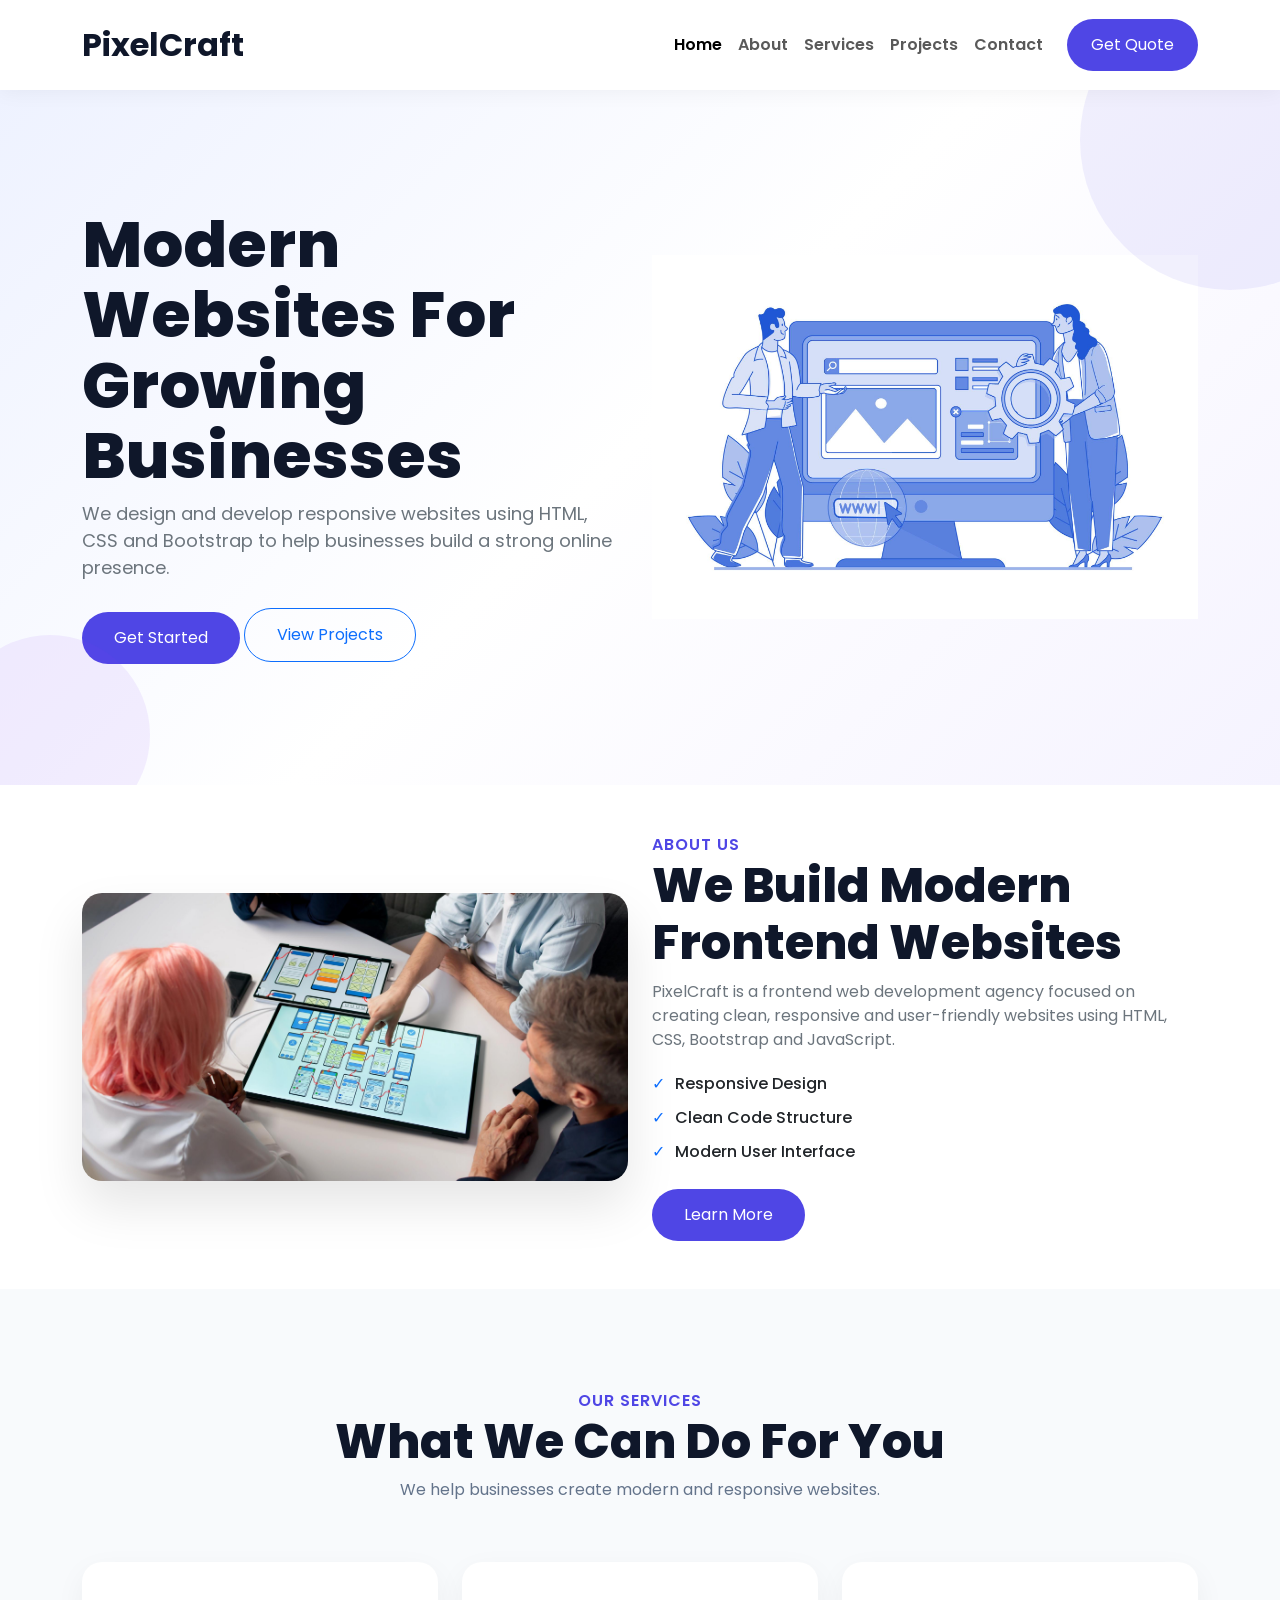
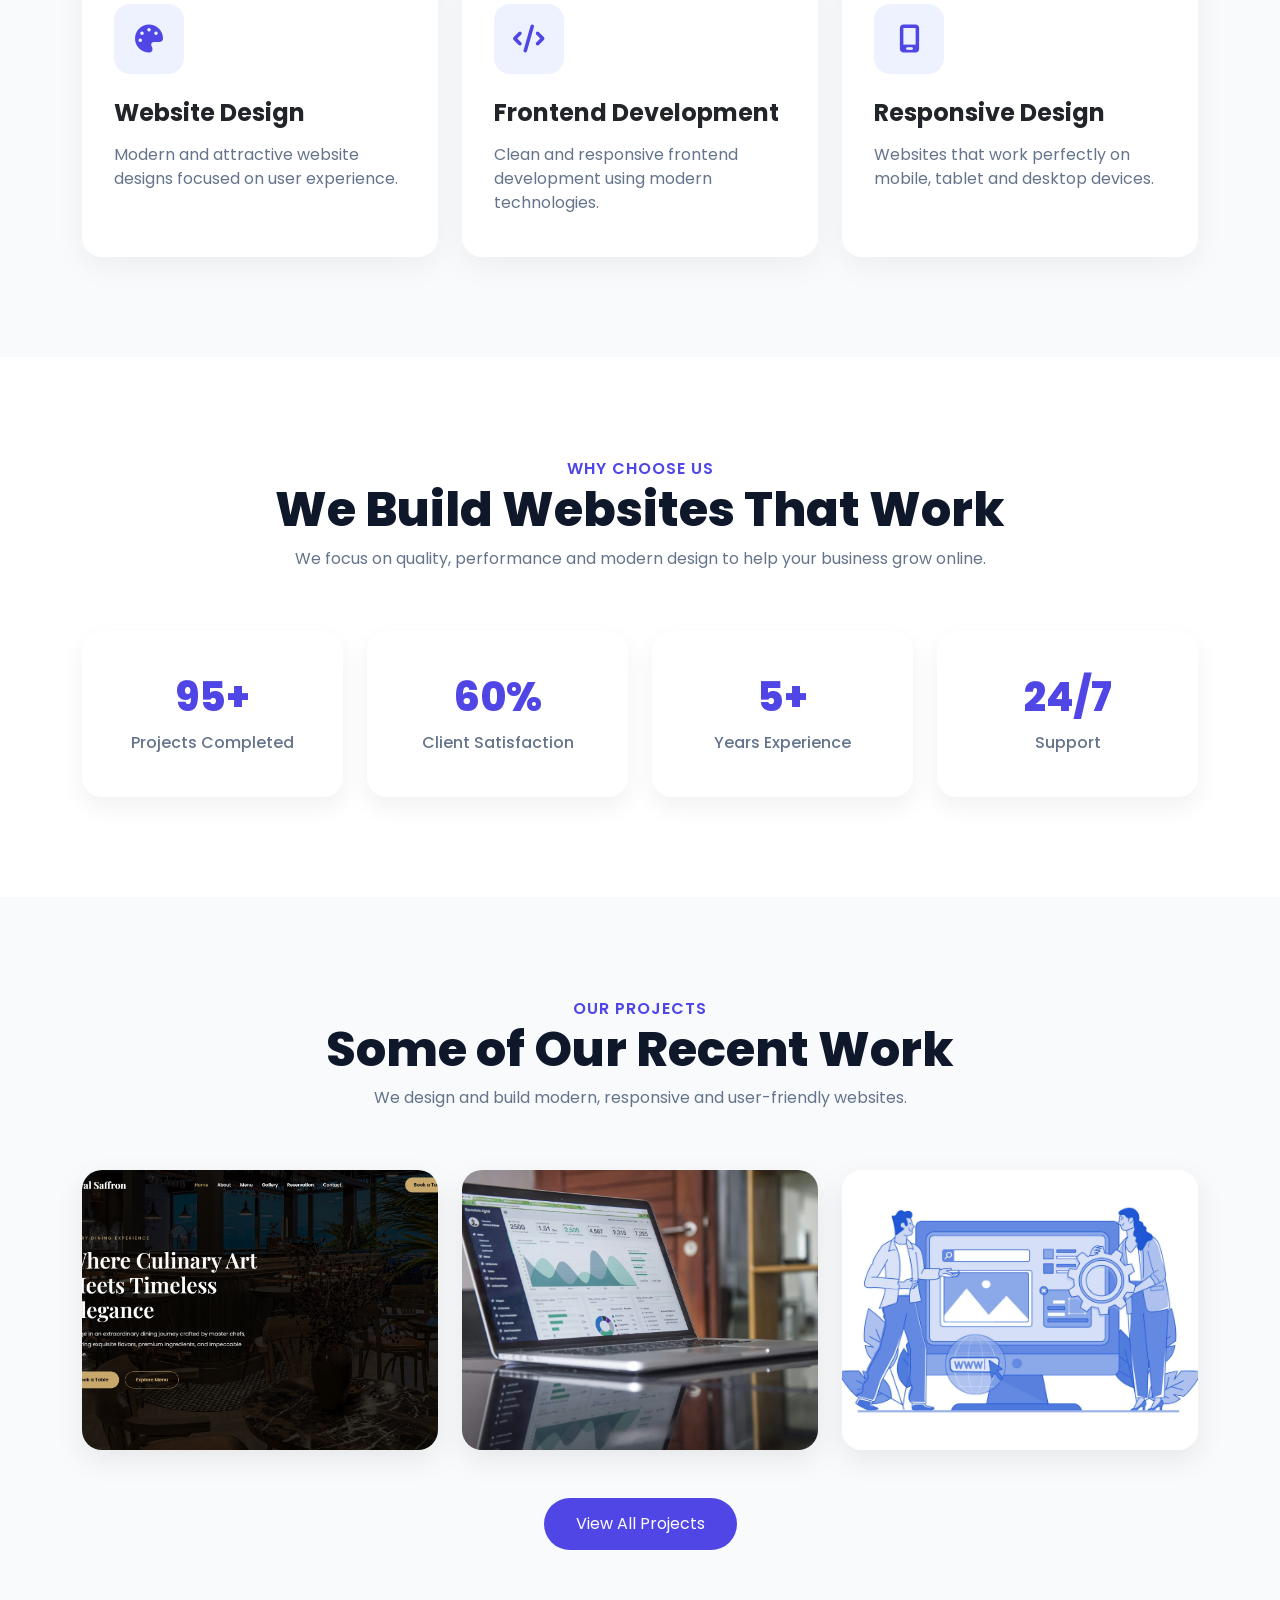
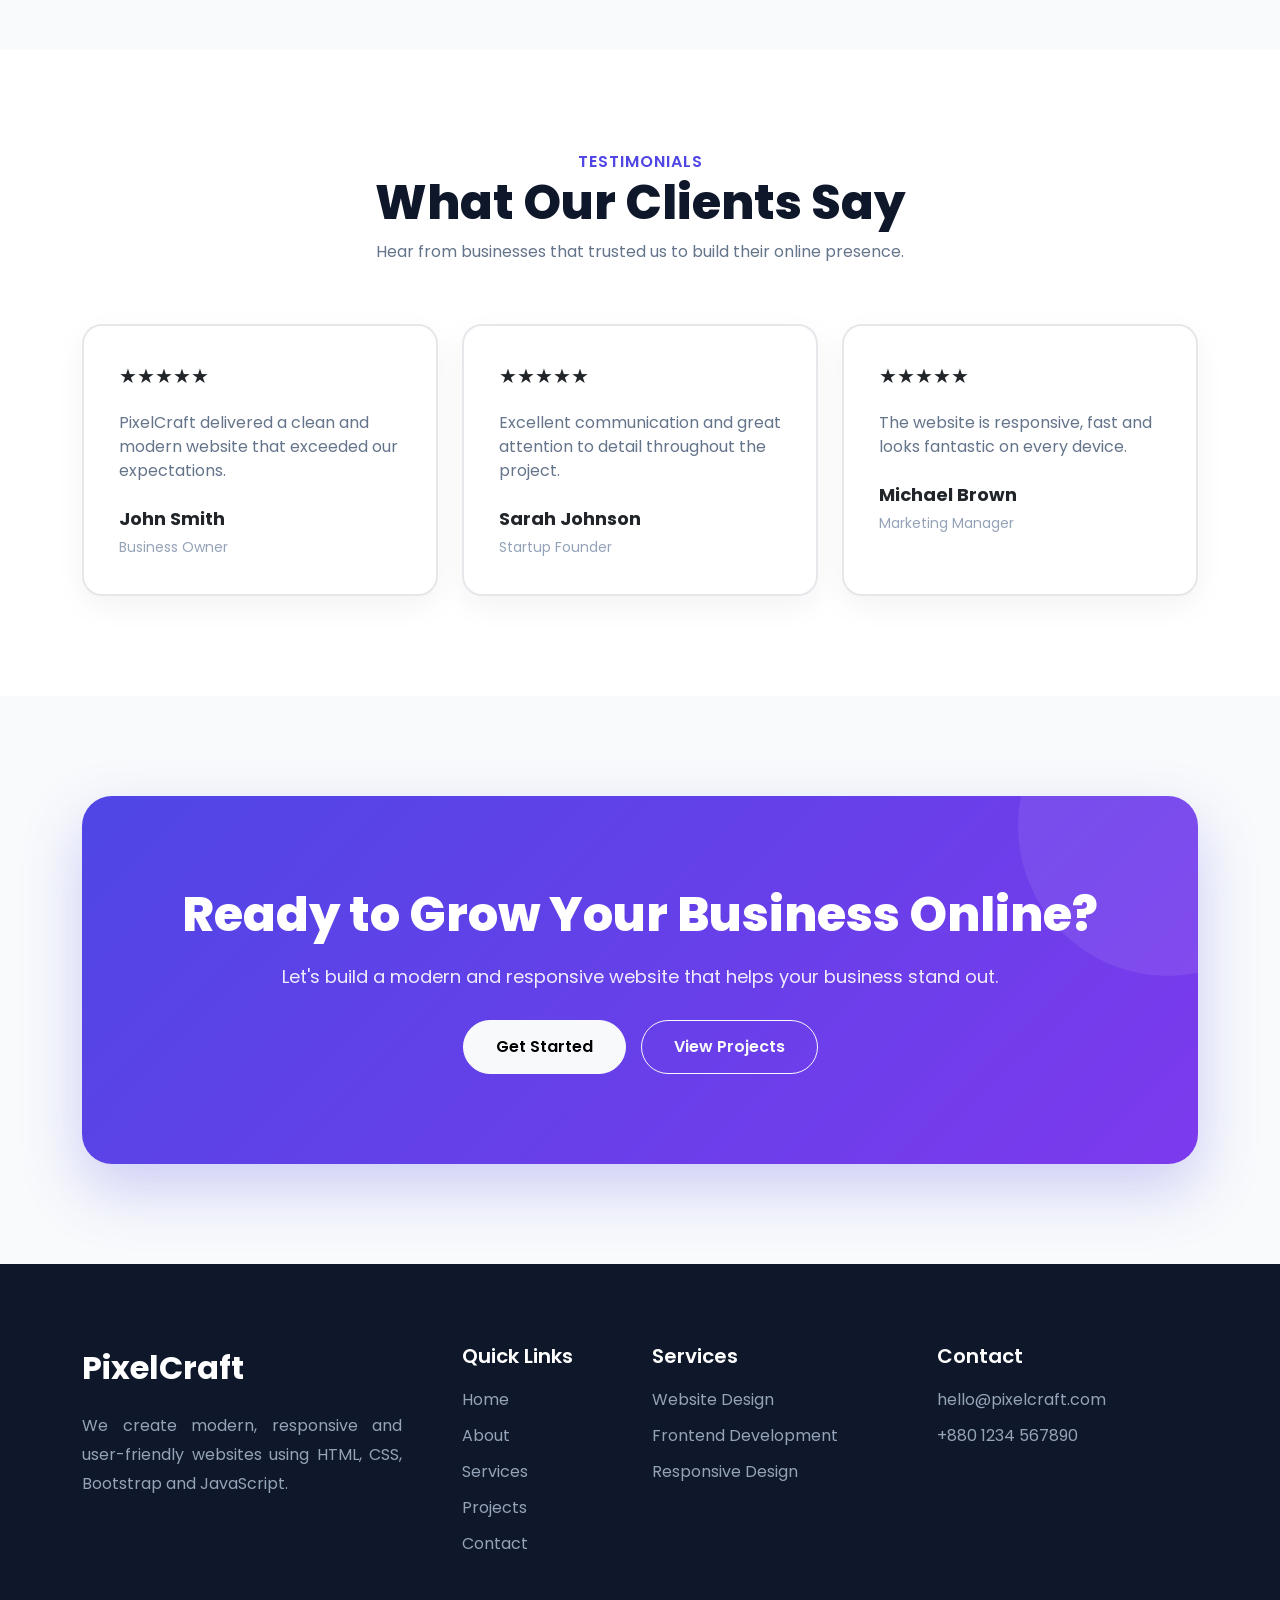
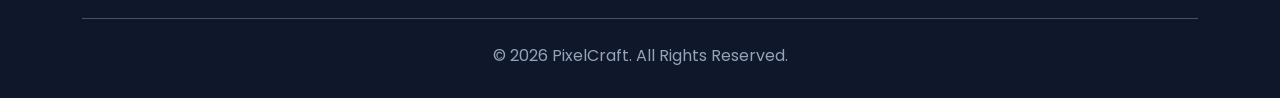
<file: index.html>
<!DOCTYPE html>
<html lang="en">
<head>
    <meta charset="UTF-8">
    <meta name="viewport" content="width=device-width, initial-scale=1.0">
    <title>PixelCraft</title>


    <!-- Bootstrap CSS -->
    <link href="https://cdn.jsdelivr.net/npm/bootstrap@5.3.7/dist/css/bootstrap.min.css" rel="stylesheet">
    <!-- Custom CSS -->
    <link rel="stylesheet" href="assets/css/fonts.css">
    <link rel="stylesheet" href="assets/icons/fontawesome/css/all.css">
    <link rel="stylesheet" href="assets/css/style.css">

</head>
<body>
    

    <!-- Navbar -->
    <nav class="navbar navbar-expand-lg navbar-light bg-white py-3">
        <div class="container">

            <!-- Logo -->
            <a class="navbar-brand logo" href="index.html">
                PixelCraft
            </a>

            <!-- Mobile Toggle -->
            <button class="navbar-toggler" type="button" data-bs-toggle="collapse"
                data-bs-target="#navbarNav">
                <span class="navbar-toggler-icon"></span>
            </button>

            <!-- Menu -->
            <div class="collapse navbar-collapse" id="navbarNav">

                <ul class="navbar-nav ms-auto align-items-lg-center">

                    <li class="nav-item">
                        <a class="nav-link active" href="index.html">Home</a>
                    </li>

                    <li class="nav-item">
                        <a class="nav-link" href="about.html">About</a>
                    </li>

                    <li class="nav-item">
                        <a class="nav-link" href="services.html">Services</a>
                    </li>

                    <li class="nav-item">
                        <a class="nav-link" href="projects.html">Projects</a>
                    </li>

                    <li class="nav-item">
                        <a class="nav-link" href="contact.html">Contact</a>
                    </li>

                    <li class="nav-item ms-lg-3 mt-3 mt-lg-0">
                        <a href="contact.html" class="btn btn-primary px-4">
                            Get Quote
                        </a>
                    </li>

                </ul>

            </div>

        </div>
    </nav>



    <!-- Hero Section -->
    <section class="hero-section">
        <div class="shape shape-1"></div>
        <div class="shape shape-2"></div>
        <div class="container">
            <div class="row align-items-center">

                <!-- Left Content -->
                <div class="col-lg-6">
                    <div class="hero-content">

                        <h1>
                            Modern Websites
                            For Growing Businesses
                        </h1>

                        <p>
                            We design and develop responsive websites using
                            HTML, CSS and Bootstrap to help businesses
                            build a strong online presence.
                        </p>

                        <div class="hero-btns">
                            <a href="contact.html" class="btn btn-primary">
                                Get Started
                            </a>

                            <a href="projects.html" class="btn btn-outline-primary">
                                View Projects
                            </a>
                        </div>

                    </div>
                </div>

                <!-- Right Image -->
                <div class="col-lg-6">
                    <div class="hero-image text-center">
                        <img src="assets/images/hero-image.jfif"
                            alt="Web Design"
                            class="img-fluid">
                    </div>
                </div>

            </div>
        </div>
    </section>



    <!-- About Preview -->
    <section class="about-preview py-5">
        <div class="container">

            <div class="row align-items-center">

                <!-- Image -->
                <div class="col-lg-6 mb-4 mb-lg-0">
                    <img src="assets/images/about.jpg"
                        alt="About PixelCraft"
                        class="img-fluid about-img">
                </div>

                <!-- Content -->
                <div class="col-lg-6">

                    <span class="section-subtitle">
                        ABOUT US
                    </span>

                    <h2 class="section-title">
                        We Build Modern Frontend Websites
                    </h2>

                    <p>
                        PixelCraft is a frontend web development agency
                        focused on creating clean, responsive and
                        user-friendly websites using HTML, CSS,
                        Bootstrap and JavaScript.
                    </p>

                    <ul class="about-list">
                        <li>Responsive Design</li>
                        <li>Clean Code Structure</li>
                        <li>Modern User Interface</li>
                    </ul>

                    <a href="about.html" class="btn btn-primary">
                        Learn More
                    </a>

                </div>

            </div>

        </div>
    </section>



    <!-- Services Section -->
    <section class="services-section">
        <div class="container">

            <div class="section-header text-center">

                <span class="section-subtitle">
                    OUR SERVICES
                </span>

                <h2 class="section-title">
                    What We Can Do For You
                </h2>

                <p>
                    We help businesses create modern and responsive websites.
                </p>

            </div>

            <div class="row g-4">

                <!-- Service 1 -->
                <div class="col-lg-4 col-md-6">
                    <div class="service-card">

                        <div class="service-icon">
                            <i class="fas fa-palette"></i>
                        </div>

                        <h3>Website Design</h3>

                        <p>
                            Modern and attractive website designs
                            focused on user experience.
                        </p>

                    </div>
                </div>

                <!-- Service 2 -->
                <div class="col-lg-4 col-md-6">
                    <div class="service-card">

                        <div class="service-icon">
                            <i class="fas fa-code"></i>
                        </div>

                        <h3>Frontend Development</h3>

                        <p>
                            Clean and responsive frontend
                            development using modern technologies.
                        </p>

                    </div>
                </div>

                <!-- Service 3 -->
                <div class="col-lg-4 col-md-6">
                    <div class="service-card">

                        <div class="service-icon">
                            <i class="fas fa-mobile-screen"></i>
                        </div>

                        <h3>Responsive Design</h3>

                        <p>
                            Websites that work perfectly on
                            mobile, tablet and desktop devices.
                        </p>

                    </div>
                </div>

            </div>

        </div>
    </section>



    <!-- Why Choose Us Section -->
    <section class="why-section">
        <div class="container">

            <div class="text-center section-header">

                <span class="section-subtitle">
                    WHY CHOOSE US
                </span>

                <h2 class="section-title">
                    We Build Websites That Work
                </h2>

                <p>
                    We focus on quality, performance and modern design
                    to help your business grow online.
                </p>

            </div>

            <div class="row g-4 text-center">

                <!-- Box 1 -->
                <div class="col-lg-3 col-md-6">
                    <div class="why-box">

                        <h3 class="counter" data-target="150" data-suffix="+">0</h3>
                        <p>Projects Completed</p>

                    </div>
                </div>

                <!-- Box 2 -->
                <div class="col-lg-3 col-md-6">
                    <div class="why-box">

                        <h3 class="counter" data-target="95" data-suffix="%">0</h3>
                        <p>Client Satisfaction</p>

                    </div>
                </div>

                <!-- Box 3 -->
                <div class="col-lg-3 col-md-6">
                    <div class="why-box">

                        <h3 class="counter" data-target="5" data-suffix="+">0</h3>
                        <p>Years Experience</p>

                    </div>
                </div>

                <!-- Box 4 -->
                <div class="col-lg-3 col-md-6">
                    <div class="why-box">

                        <h3 class="counter" data-target="24" data-suffix="/7">0</h3>
                        <p>Support</p>

                    </div>
                </div>

            </div>

        </div>
    </section>



    <!-- Projects Section -->
    <section class="projects-section">
        <div class="container">

            <!-- Header -->
            <div class="text-center section-header">

                <span class="section-subtitle">
                    OUR PROJECTS
                </span>

                <h2 class="section-title">
                    Some of Our Recent Work
                </h2>

                <p>
                    We design and build modern, responsive and user-friendly websites.
                </p>

            </div>

            <!-- Projects Grid -->
            <div class="row g-4">

                <!-- Project 1 -->
                <div class="col-lg-4 col-md-6">
                    <div class="project-card">

                        <!-- <img src="assets/images/project1.jpg" alt="Project"> -->
                        <!-- <img src="assets/images/hero-image.jfif" alt="Project"> -->

                        <img src="assets/images/project-1.jpg" alt="Project">
                        <div class="project-overlay">

                            <h3>Restaurant Website</h3>
                            <p>Modern food ordering website</p>

                            <a href="project-details1.html" class="btn btn-light btn-sm">
                                View Project
                            </a>

                        </div>

                    </div>
                </div>

                <!-- Project 2 -->
                <div class="col-lg-4 col-md-6">
                    <div class="project-card">

                        <!-- <img src="assets/images/project2.jpg" alt="Project"> -->
                         <img src="assets/images/project1.jpg" alt="Project">

                        <div class="project-overlay">

                            <h3>School Website</h3>
                            <p>Educational platform design</p>

                            <a href="project-details1.html" class="btn btn-light btn-sm">
                                View Project
                            </a>

                        </div>

                    </div>
                </div>

                <!-- Project 3 -->
                <div class="col-lg-4 col-md-6">
                    <div class="project-card">

                        <!-- <img src="assets/images/project3.jpg" alt="Project"> -->
                        <img src="assets/images/hero-image.jfif" alt="Project">

                        <div class="project-overlay">

                            <h3>Travel Website</h3>
                            <p>Tour booking platform</p>

                            <a href="project-details1.html" class="btn btn-light btn-sm">
                                View Project
                            </a>

                        </div>

                    </div>
                </div>

            </div>

            <div class="text-center mt-5">
                <a href="projects.html" class="btn btn-primary">
                    View All Projects
                </a>
            </div>

        </div>
    </section>



    <!-- Testimonials Section -->
    <section class="testimonials-section">
        <div class="container">

            <!-- Header -->
            <div class="text-center section-header">

                <span class="section-subtitle">
                    TESTIMONIALS
                </span>

                <h2 class="section-title">
                    What Our Clients Say
                </h2>

                <p>
                    Hear from businesses that trusted us to build their online presence.
                </p>

            </div>

            <div class="row g-4">

                <!-- Testimonial 1 -->
                <div class="col-lg-4 col-md-6">
                    <div class="testimonial-card">

                        <div class="stars">
                            ★★★★★
                        </div>

                        <p>
                            PixelCraft delivered a clean and modern website that exceeded our expectations.
                        </p>

                        <div class="client-info">
                            <h5>John Smith</h5>
                            <span>Business Owner</span>
                        </div>

                    </div>
                </div>

                <!-- Testimonial 2 -->
                <div class="col-lg-4 col-md-6">
                    <div class="testimonial-card">

                        <div class="stars">
                            ★★★★★
                        </div>

                        <p>
                            Excellent communication and great attention to detail throughout the project.
                        </p>

                        <div class="client-info">
                            <h5>Sarah Johnson</h5>
                            <span>Startup Founder</span>
                        </div>

                    </div>
                </div>

                <!-- Testimonial 3 -->
                <div class="col-lg-4 col-md-6">
                    <div class="testimonial-card">

                        <div class="stars">
                            ★★★★★
                        </div>

                        <p>
                            The website is responsive, fast and looks fantastic on every device.
                        </p>

                        <div class="client-info">
                            <h5>Michael Brown</h5>
                            <span>Marketing Manager</span>
                        </div>

                    </div>
                </div>

            </div>

        </div>
    </section>




    <!-- CTA Section -->
    <section class="cta-section">
        <div class="container">

            <div class="cta-box text-center">

                <h2>
                    Ready to Grow Your Business Online?
                </h2>

                <p>
                    Let's build a modern and responsive website
                    that helps your business stand out.
                </p>

                <div class="cta-buttons">

                    <a href="contact.html" class="btn btn-light">
                        Get Started
                    </a>

                    <a href="projects.html" class="btn btn-outline-light">
                        View Projects
                    </a>

                </div>

            </div>

        </div>
    </section>




    <!-- Footer -->
    <footer class="footer">

        <div class="container">

            <div class="row gy-5">

                <!-- Column 1 -->
                <div class="col-lg-4">

                    <a href="index.html" class="footer-logo">
                        PixelCraft
                    </a>

                    <p class="footer-text">
                        We create modern, responsive and user-friendly
                        websites using HTML, CSS, Bootstrap and JavaScript.
                    </p>

                </div>

                <!-- Column 2 -->
                <div class="col-lg-2 col-md-4">

                    <h5>Quick Links</h5>

                    <ul class="footer-links">
                        <li><a href="index.html">Home</a></li>
                        <li><a href="about.html">About</a></li>
                        <li><a href="services.html">Services</a></li>
                        <li><a href="projects.html">Projects</a></li>
                        <li><a href="contact.html">Contact</a></li>
                    </ul>

                </div>

                <!-- Column 3 -->
                <div class="col-lg-3 col-md-4">

                    <h5>Services</h5>

                    <ul class="footer-links">
                        <li>Website Design</li>
                        <li>Frontend Development</li>
                        <li>Responsive Design</li>
                    </ul>

                </div>

                <!-- Column 4 -->
                <div class="col-lg-3 col-md-4">

                    <h5>Contact</h5>

                    <ul class="footer-links">
                        <li>hello@pixelcraft.com</li>
                        <li>+880 1234 567890</li>
                    </ul>

                </div>

            </div>

            <hr>

            <div class="footer-bottom text-center">

                <p>
                    © 2026 PixelCraft. All Rights Reserved.
                </p>

            </div>

        </div>

    </footer>




    <!-- Bootstrap JS -->
    <script src="https://cdn.jsdelivr.net/npm/bootstrap@5.3.7/dist/js/bootstrap.bundle.min.js"></script>
    <script src="assets/js/main.js"></script>

</body>
</html>
</file>
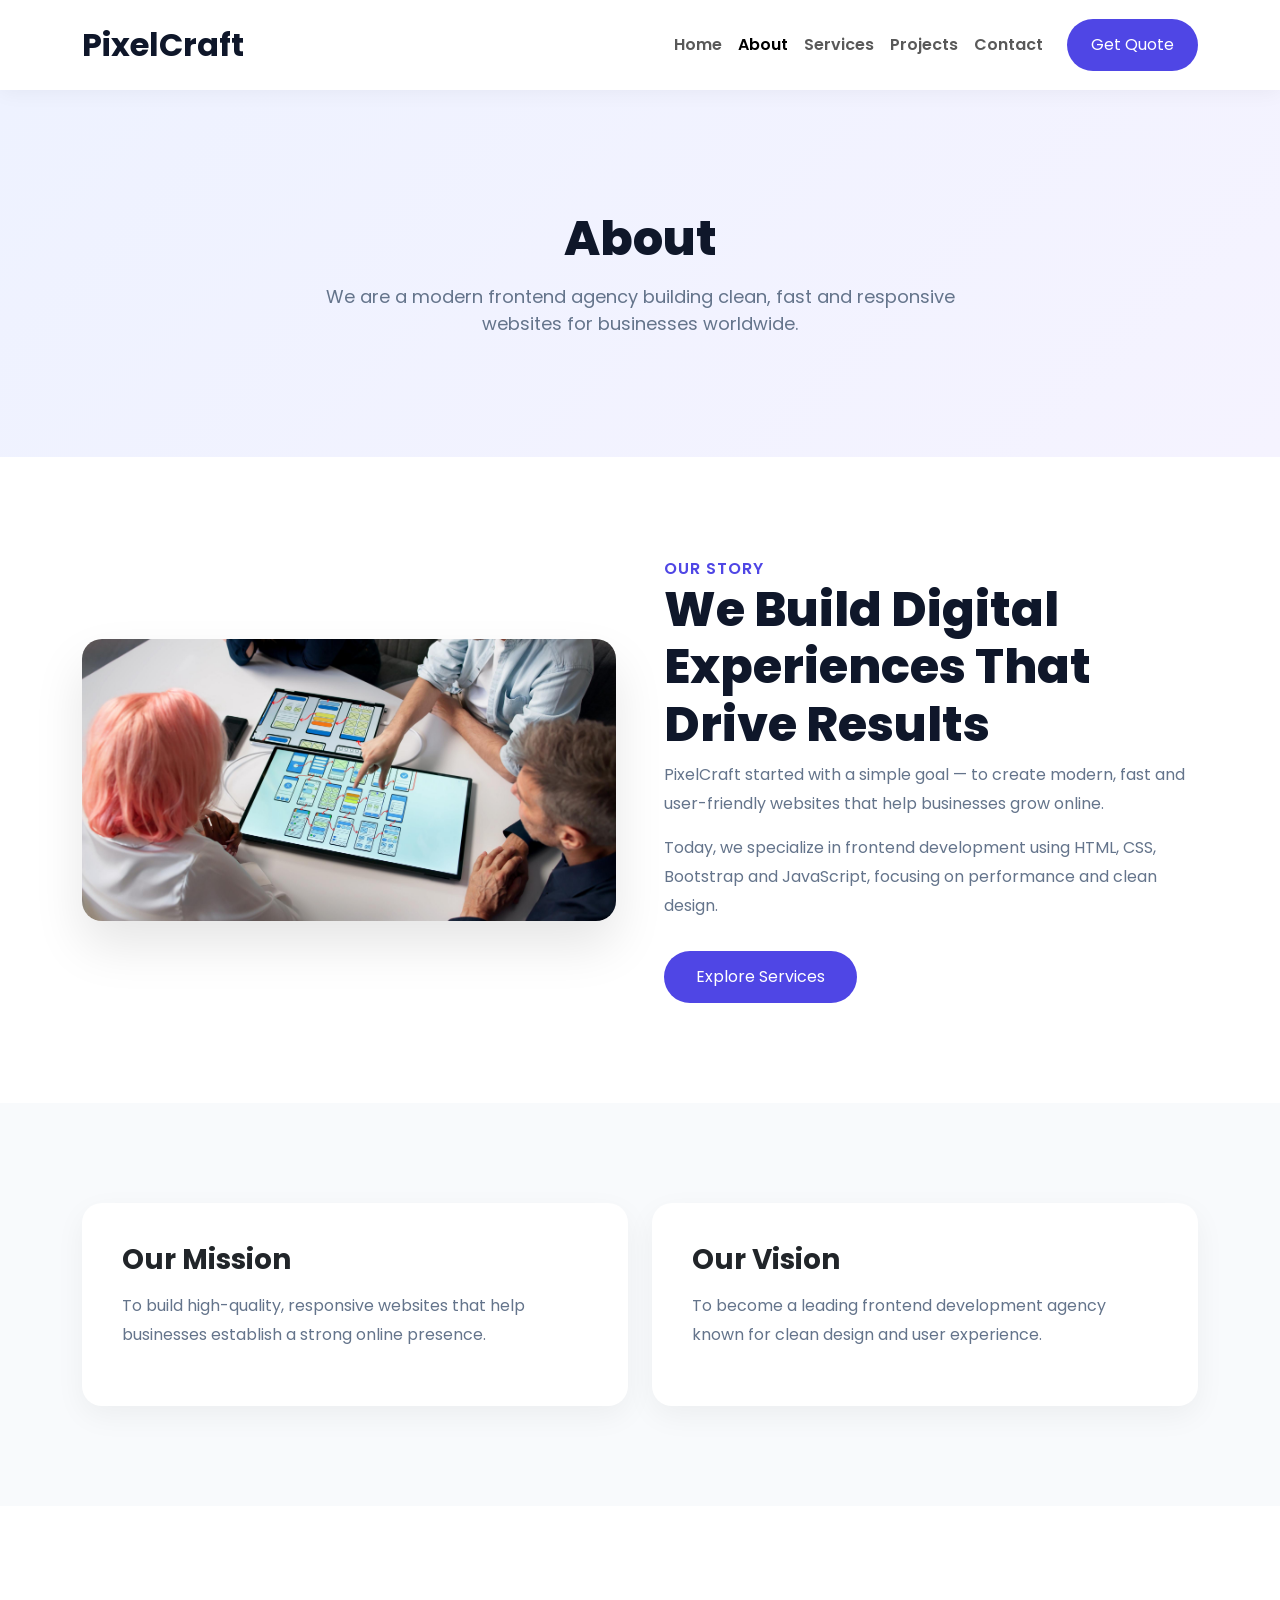
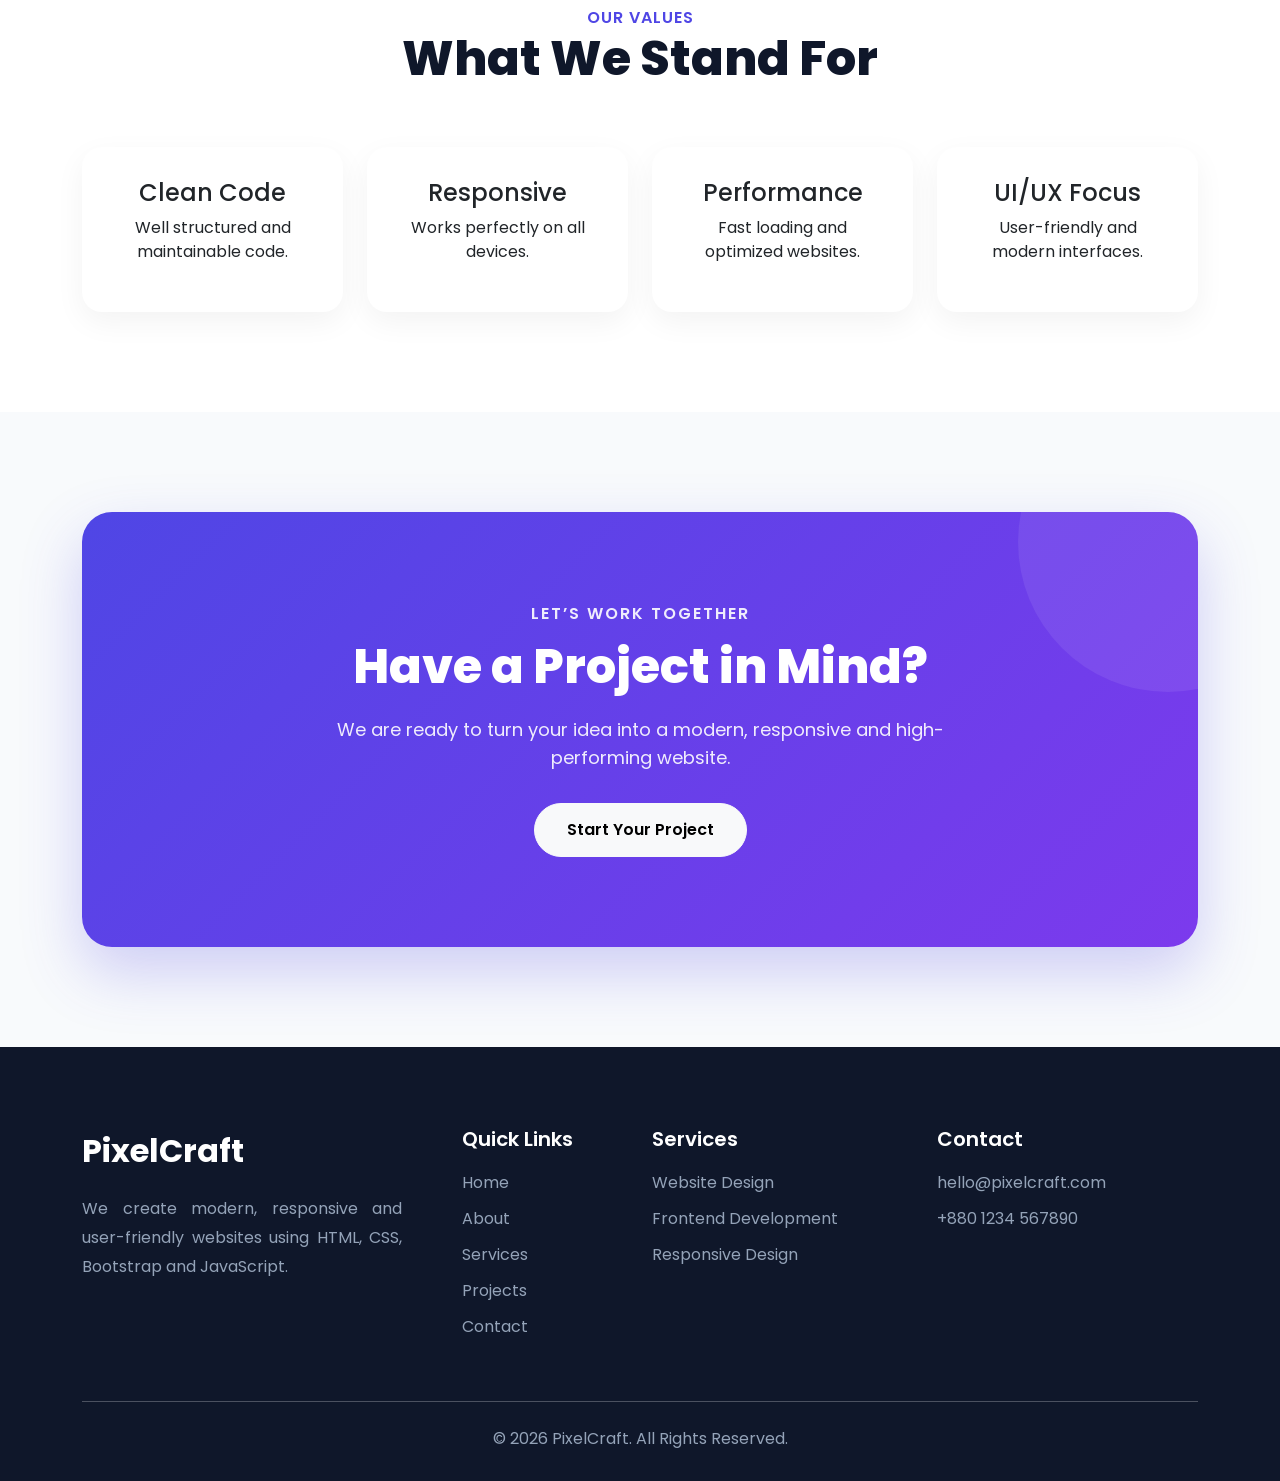
<file: about.html>
<!DOCTYPE html>
<html lang="en">
<head>
    <meta charset="UTF-8">
    <meta name="viewport" content="width=device-width, initial-scale=1.0">
    <title>PixelCraft</title>


    <!-- Bootstrap CSS -->
    <link href="https://cdn.jsdelivr.net/npm/bootstrap@5.3.7/dist/css/bootstrap.min.css" rel="stylesheet">
    <!-- Custom CSS -->
    <link rel="stylesheet" href="assets/css/fonts.css">
    <link rel="stylesheet" href="assets/icons/fontawesome/css/all.css">
    <link rel="stylesheet" href="assets/css/style.css">

</head>
<body>
    

    <!-- Navbar -->
    <nav class="navbar navbar-expand-lg navbar-light bg-white py-3">
        <div class="container">

            <!-- Logo -->
            <a class="navbar-brand logo" href="index.html">
                PixelCraft
            </a>

            <!-- Mobile Toggle -->
            <button class="navbar-toggler" type="button" data-bs-toggle="collapse"
                data-bs-target="#navbarNav">
                <span class="navbar-toggler-icon"></span>
            </button>

            <!-- Menu -->
            <div class="collapse navbar-collapse" id="navbarNav">

                <ul class="navbar-nav ms-auto align-items-lg-center">

                    <li class="nav-item">
                        <a class="nav-link" href="index.html">Home</a>
                    </li>

                    <li class="nav-item">
                        <a class="nav-link active" href="about.html">About</a>
                    </li>

                    <li class="nav-item">
                        <a class="nav-link" href="services.html">Services</a>
                    </li>

                    <li class="nav-item">
                        <a class="nav-link" href="projects.html">Projects</a>
                    </li>

                    <li class="nav-item">
                        <a class="nav-link" href="contact.html">Contact</a>
                    </li>

                    <li class="nav-item ms-lg-3 mt-3 mt-lg-0">
                        <a href="contact.html" class="btn btn-primary px-4">
                            Get Quote
                        </a>
                    </li>

                </ul>

            </div>

        </div>
    </nav>




    <!-- About Banner -->
    <section class="page-banner">
        <div class="container text-center">

            <h1>About</h1>

            <p>
                We are a modern frontend agency building clean, fast
                and responsive websites for businesses worldwide.
            </p>

        </div>
    </section>




    <!-- About story Section -->
    <section class="about-story">
        <div class="container">

            <div class="row align-items-center g-5">

                <!-- Image -->
                <div class="col-lg-6">
                    <img src="assets/images/about.jpg"
                        class="img-fluid about-img"
                        alt="About PixelCraft">
                </div>

                <!-- Content -->
                <div class="col-lg-6">

                    <span class="section-subtitle">OUR STORY</span>

                    <h2 class="section-title">
                        We Build Digital Experiences That Drive Results
                    </h2>

                    <p>
                        PixelCraft started with a simple goal — to create
                        modern, fast and user-friendly websites that help
                        businesses grow online.
                    </p>

                    <p>
                        Today, we specialize in frontend development using
                        HTML, CSS, Bootstrap and JavaScript, focusing on
                        performance and clean design.
                    </p>

                    <a href="services.html" class="btn btn-primary mt-3">
                        Explore Services
                    </a>

                </div>

            </div>

        </div>
    </section>




    <!-- About MISSION & VISION -->
    <section class="mv-section">
        <div class="container">

            <div class="row g-4">

                <div class="col-lg-6">
                    <div class="mv-card">
                        <h3>Our Mission</h3>
                        <p>
                            To build high-quality, responsive websites
                            that help businesses establish a strong online presence.
                        </p>
                    </div>
                </div>

                <div class="col-lg-6">
                    <div class="mv-card">
                        <h3>Our Vision</h3>
                        <p>
                            To become a leading frontend development agency
                            known for clean design and user experience.
                        </p>
                    </div>
                </div>

            </div>

        </div>
    </section>





    <!-- About CORE VALUES -->
    <section class="values">
        <div class="container">

            <div class="section-header text-center">
                <span class="section-subtitle">OUR VALUES</span>
                <h2 class="section-title">What We Stand For</h2>
            </div>

            <div class="row g-4 text-center">

                <div class="col-lg-3 col-md-6">
                    <div class="value-card">
                        <h4>Clean Code</h4>
                        <p>Well structured and maintainable code.</p>
                    </div>
                </div>

                <div class="col-lg-3 col-md-6">
                    <div class="value-card">
                        <h4>Responsive</h4>
                        <p>Works perfectly on all devices.</p>
                    </div>
                </div>

                <div class="col-lg-3 col-md-6">
                    <div class="value-card">
                        <h4>Performance</h4>
                        <p>Fast loading and optimized websites.</p>
                    </div>
                </div>

                <div class="col-lg-3 col-md-6">
                    <div class="value-card">
                        <h4>UI/UX Focus</h4>
                        <p>User-friendly and modern interfaces.</p>
                    </div>
                </div>

            </div>

        </div>
    </section>





    <!-- About CTA Section -->
    <section class="about-cta">
        <div class="container">

            <div class="about-cta-box text-center">

                <span class="cta-subtitle">
                    LET’S WORK TOGETHER
                </span>

                <h2>
                    Have a Project in Mind?
                </h2>

                <p>
                    We are ready to turn your idea into a modern,
                    responsive and high-performing website.
                </p>

                <a href="contact.html" class="btn btn-light">
                    Start Your Project
                </a>

            </div>

        </div>
    </section>





    <!-- Footer -->
    <footer class="footer">

        <div class="container">

            <div class="row gy-5">

                <!-- Column 1 -->
                <div class="col-lg-4">

                    <a href="index.html" class="footer-logo">
                        PixelCraft
                    </a>

                    <p class="footer-text">
                        We create modern, responsive and user-friendly
                        websites using HTML, CSS, Bootstrap and JavaScript.
                    </p>

                </div>

                <!-- Column 2 -->
                <div class="col-lg-2 col-md-4">

                    <h5>Quick Links</h5>

                    <ul class="footer-links">
                        <li><a href="index.html">Home</a></li>
                        <li><a href="about.html">About</a></li>
                        <li><a href="services.html">Services</a></li>
                        <li><a href="projects.html">Projects</a></li>
                        <li><a href="contact.html">Contact</a></li>
                    </ul>

                </div>

                <!-- Column 3 -->
                <div class="col-lg-3 col-md-4">

                    <h5>Services</h5>

                    <ul class="footer-links">
                        <li>Website Design</li>
                        <li>Frontend Development</li>
                        <li>Responsive Design</li>
                    </ul>

                </div>

                <!-- Column 4 -->
                <div class="col-lg-3 col-md-4">

                    <h5>Contact</h5>

                    <ul class="footer-links">
                        <li>hello@pixelcraft.com</li>
                        <li>+880 1234 567890</li>
                    </ul>

                </div>

            </div>

            <hr>

            <div class="footer-bottom text-center">

                <p>
                    © 2026 PixelCraft. All Rights Reserved.
                </p>

            </div>

        </div>

    </footer>


    <!-- Bootstrap JS -->
    <script src="https://cdn.jsdelivr.net/npm/bootstrap@5.3.7/dist/js/bootstrap.bundle.min.js"></script>
    <script src="assets/js/main.js"></script>

</body>
</html>
</file>
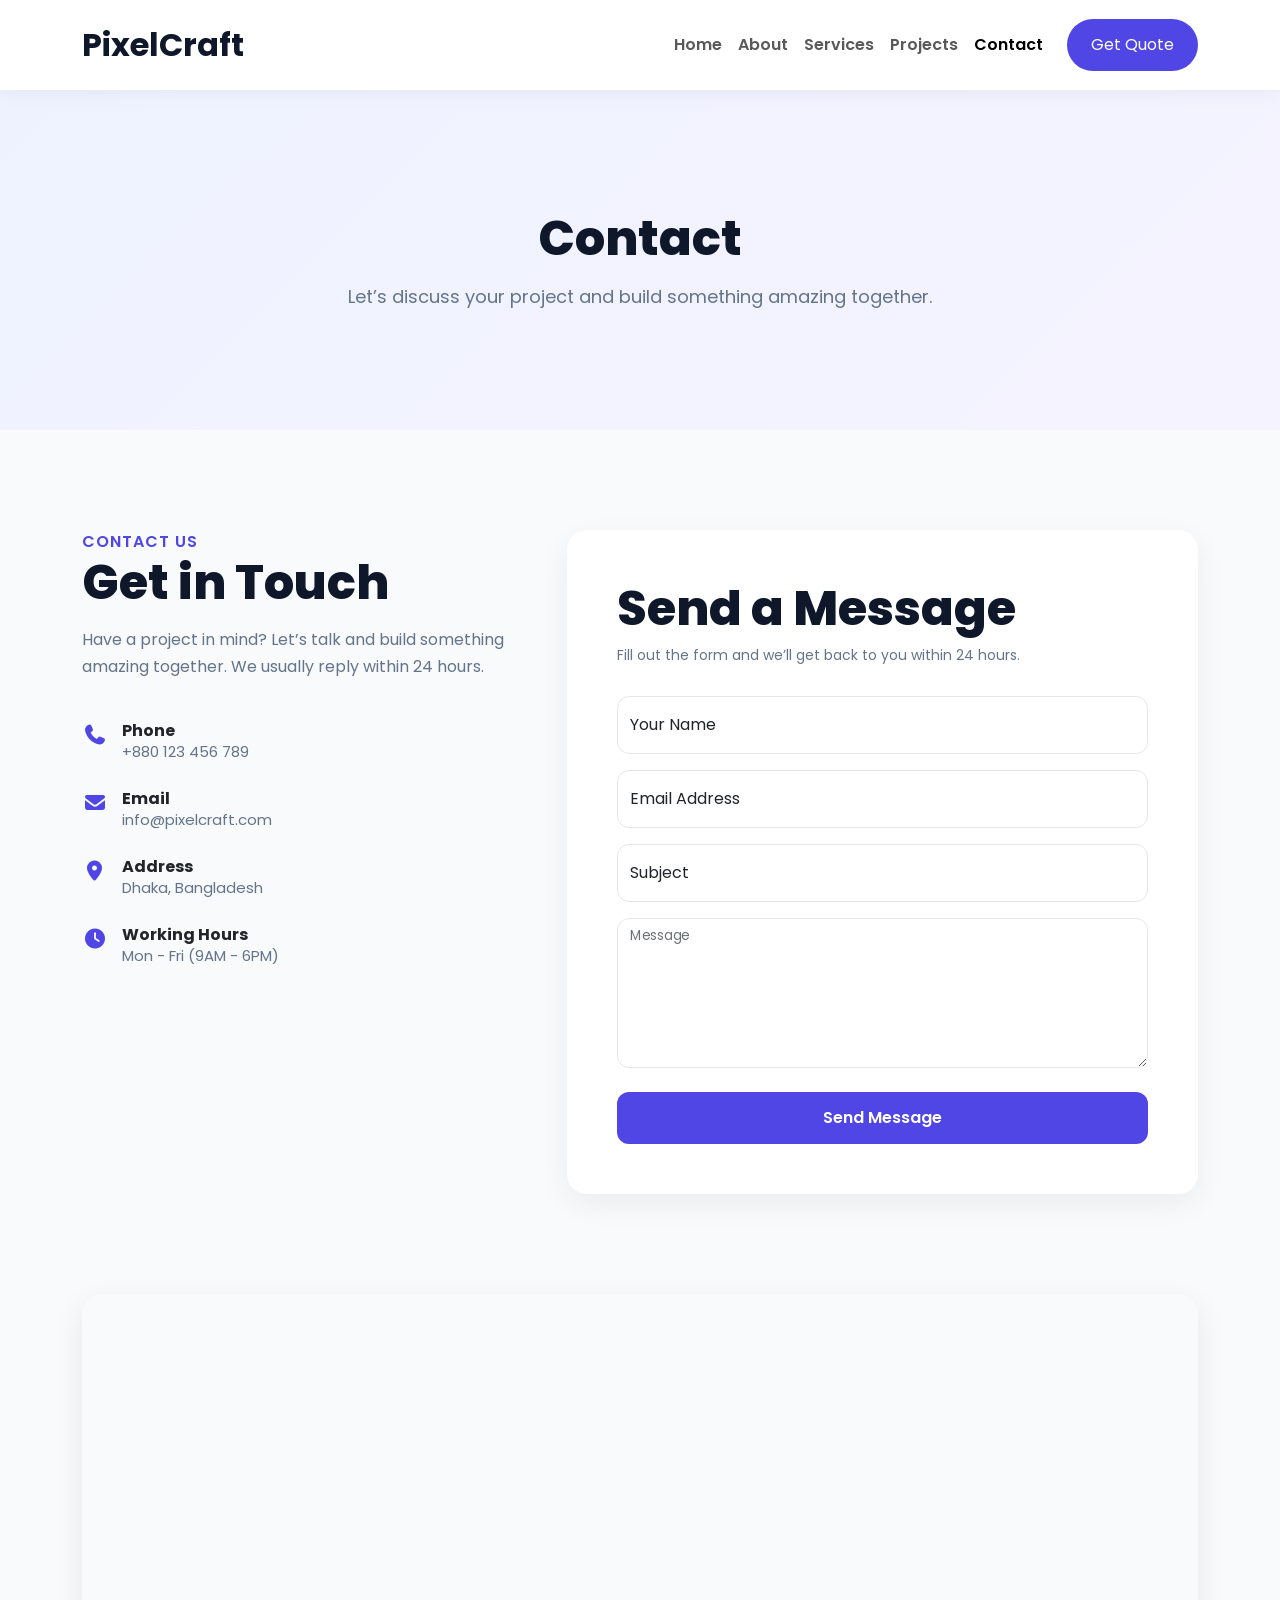
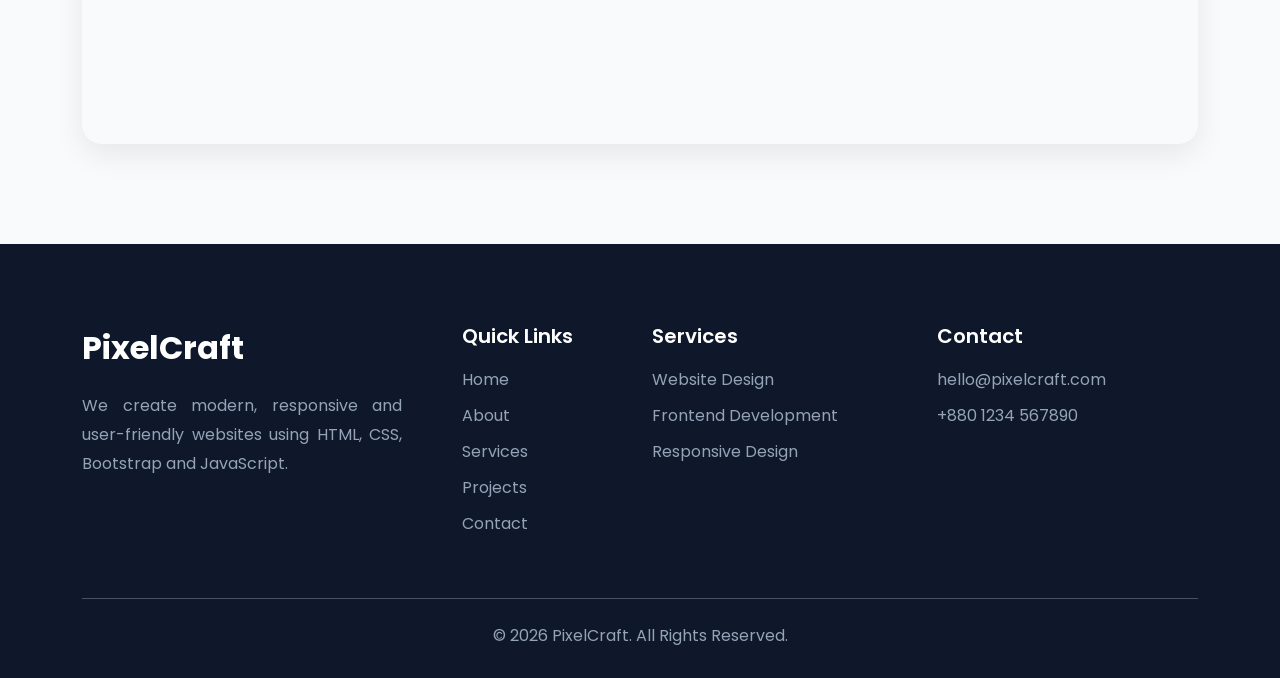
<file: contact.html>
<!DOCTYPE html>
<html lang="en">
<head>
    <meta charset="UTF-8">
    <meta name="viewport" content="width=device-width, initial-scale=1.0">
    <title>PixelCraft</title>


    <!-- Bootstrap CSS -->
    <link href="https://cdn.jsdelivr.net/npm/bootstrap@5.3.7/dist/css/bootstrap.min.css" rel="stylesheet">
    <!-- Custom CSS -->
    <link rel="stylesheet" href="assets/css/fonts.css">
    <link rel="stylesheet" href="assets/icons/fontawesome/css/all.css">
    <link rel="stylesheet" href="assets/css/style.css">

</head>
<body>
    

    <!-- Navbar -->
    <nav class="navbar navbar-expand-lg navbar-light bg-white py-3">
        <div class="container">

            <!-- Logo -->
            <a class="navbar-brand logo" href="index.html">
                PixelCraft
            </a>

            <!-- Mobile Toggle -->
            <button class="navbar-toggler" type="button" data-bs-toggle="collapse"
                data-bs-target="#navbarNav">
                <span class="navbar-toggler-icon"></span>
            </button>

            <!-- Menu -->
            <div class="collapse navbar-collapse" id="navbarNav">

                <ul class="navbar-nav ms-auto align-items-lg-center">

                    <li class="nav-item">
                        <a class="nav-link" href="index.html">Home</a>
                    </li>

                    <li class="nav-item">
                        <a class="nav-link" href="about.html">About</a>
                    </li>

                    <li class="nav-item">
                        <a class="nav-link" href="services.html">Services</a>
                    </li>

                    <li class="nav-item">
                        <a class="nav-link" href="projects.html">Projects</a>
                    </li>

                    <li class="nav-item">
                        <a class="nav-link active" href="contact.html">Contact</a>
                    </li>

                    <li class="nav-item ms-lg-3 mt-3 mt-lg-0">
                        <a href="contact.html" class="btn btn-primary px-4">
                            Get Quote
                        </a>
                    </li>

                </ul>

            </div>

        </div>
    </nav>




    <!-- Contact Hero Section -->
    <section class="page-banner">
        <div class="container text-center">

            <h1>Contact</h1>

            <p>
                Let’s discuss your project and build something amazing together.
            </p>

        </div>
    </section>

    


    <!-- Contact Section (Professional Layout) -->
    <section class="contact-section">
        <div class="container">

            <div class="row g-5 align-items-start">

                <!-- LEFT SIDE (INFO) -->
                <div class="col-lg-5">

                    <span class="section-subtitle">
                        CONTACT US
                    </span>

                    <h2 class="section-title">
                        Get in Touch
                    </h2>

                    <p class="contact-text">
                        Have a project in mind? Let’s talk and build something amazing together.
                        We usually reply within 24 hours.
                    </p>

                    <div class="contact-item">
                        <i class="fas fa-phone"></i>
                        <div>
                            <h5>Phone</h5>
                            <span>+880 123 456 789</span>
                        </div>
                    </div>

                    <div class="contact-item">
                        <i class="fas fa-envelope"></i>
                        <div>
                            <h5>Email</h5>
                            <span>info@pixelcraft.com</span>
                        </div>
                    </div>

                    <div class="contact-item">
                        <i class="fas fa-location-dot"></i>
                        <div>
                            <h5>Address</h5>
                            <span>Dhaka, Bangladesh</span>
                        </div>
                    </div>

                    <div class="contact-item">
                        <i class="fas fa-clock"></i>
                        <div>
                            <h5>Working Hours</h5>
                            <span>Mon - Fri (9AM - 6PM)</span>
                        </div>
                    </div>

                </div>

                <!-- RIGHT SIDE (FORM) -->
                <div class="col-lg-7">

                    <div class="contact-form-box">

                        <h2 class="section-title">
                            Send a Message
                        </h2>

                        <p class="form-text">
                            Fill out the form and we’ll get back to you within 24 hours.
                        </p>

                        <form>

                            <div class="form-floating mb-3">
                                <input type="text" class="form-control" id="name" placeholder="Your Name">
                                <label for="name">Your Name</label>
                            </div>

                            <div class="form-floating mb-3">
                                <input type="email" class="form-control" id="email" placeholder="Email">
                                <label for="email">Email Address</label>
                            </div>

                            <div class="form-floating mb-3">
                                <input type="text" class="form-control" id="subject" placeholder="Subject">
                                <label for="subject">Subject</label>
                            </div>

                            <div class="form-floating mb-4">
                                <textarea class="form-control" id="message" style="height:150px"></textarea>
                                <label for="message">Message</label>
                            </div>

                            <button class="btn btn-primary w-100">
                                Send Message
                            </button>

                        </form>

                    </div>

                </div>

            </div>

        </div>
    </section>




    <!-- Map Section -->
    <section class="contact-map">
        <div class="container">

            <div class="map-box">

                <iframe
                    src="https://www.google.com/maps/embed?pb=!1m18!1m12!1m3!1d233668.0639689833!2d90.25487663557918!3d23.780753030672756!2m3!1f0!2f0!3f0!3m2!1i1024!2i768!4f13.1!3m3!1m2!1s0x3755b8b087026b81%3A0x8fa563bbdd5904c2!2sDhaka!5e0!3m2!1sen!2sbd!4v1781148709423!5m2!1sen!2sbd"
                    width="100%"
                    height="450"
                    style="border:0;"
                    allowfullscreen=""
                    loading="lazy"
                    referrerpolicy="no-referrer-when-downgrade">
                </iframe>

            </div>

        </div>
    </section>








    <!-- Footer -->
    <footer class="footer">

        <div class="container">

            <div class="row gy-5">

                <!-- Column 1 -->
                <div class="col-lg-4">

                    <a href="index.html" class="footer-logo">
                        PixelCraft
                    </a>

                    <p class="footer-text">
                        We create modern, responsive and user-friendly
                        websites using HTML, CSS, Bootstrap and JavaScript.
                    </p>

                </div>

                <!-- Column 2 -->
                <div class="col-lg-2 col-md-4">

                    <h5>Quick Links</h5>

                    <ul class="footer-links">
                        <li><a href="index.html">Home</a></li>
                        <li><a href="about.html">About</a></li>
                        <li><a href="services.html">Services</a></li>
                        <li><a href="projects.html">Projects</a></li>
                        <li><a href="contact.html">Contact</a></li>
                    </ul>

                </div>

                <!-- Column 3 -->
                <div class="col-lg-3 col-md-4">

                    <h5>Services</h5>

                    <ul class="footer-links">
                        <li>Website Design</li>
                        <li>Frontend Development</li>
                        <li>Responsive Design</li>
                    </ul>

                </div>

                <!-- Column 4 -->
                <div class="col-lg-3 col-md-4">

                    <h5>Contact</h5>

                    <ul class="footer-links">
                        <li>hello@pixelcraft.com</li>
                        <li>+880 1234 567890</li>
                    </ul>

                </div>

            </div>

            <hr>

            <div class="footer-bottom text-center">

                <p>
                    © 2026 PixelCraft. All Rights Reserved.
                </p>

            </div>

        </div>

    </footer>


    <!-- Bootstrap JS -->
    <script src="https://cdn.jsdelivr.net/npm/bootstrap@5.3.7/dist/js/bootstrap.bundle.min.js"></script>
    <script src="assets/js/main.js"></script>

</body>
</html>
</file>
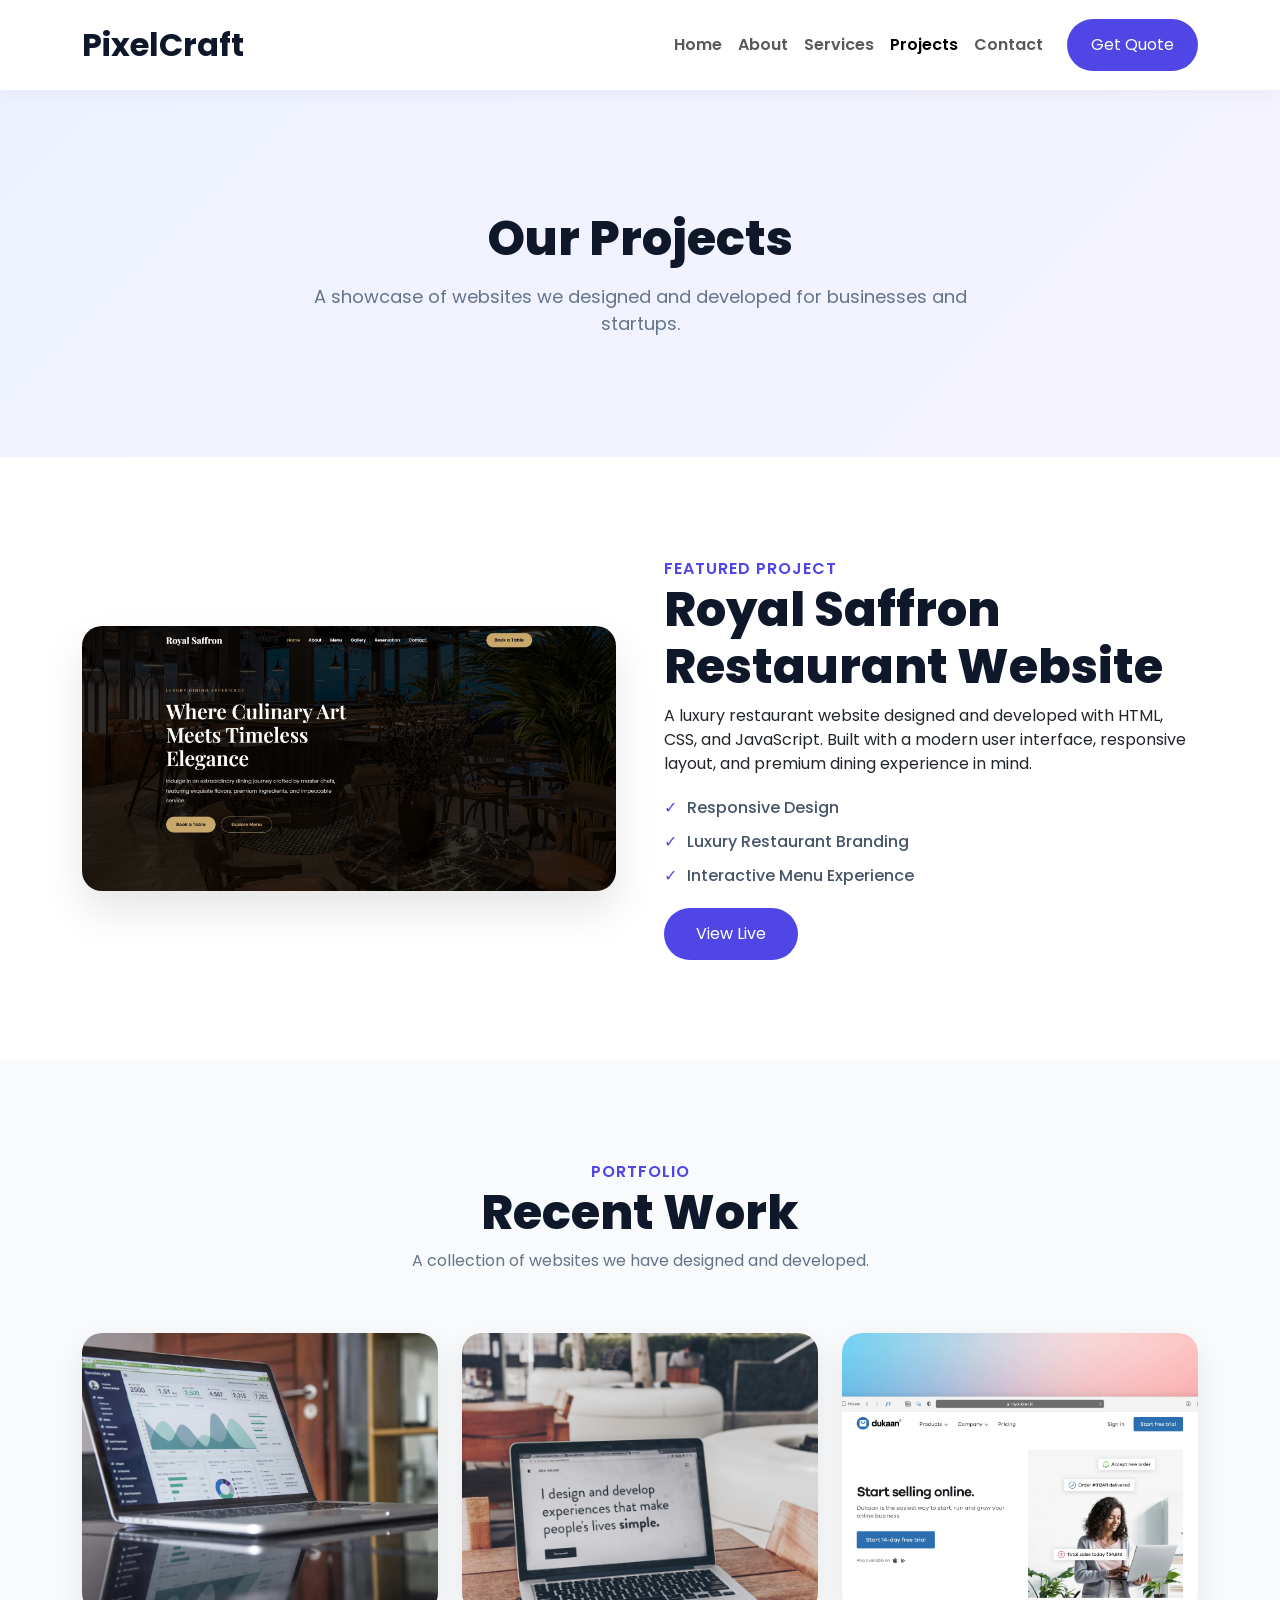
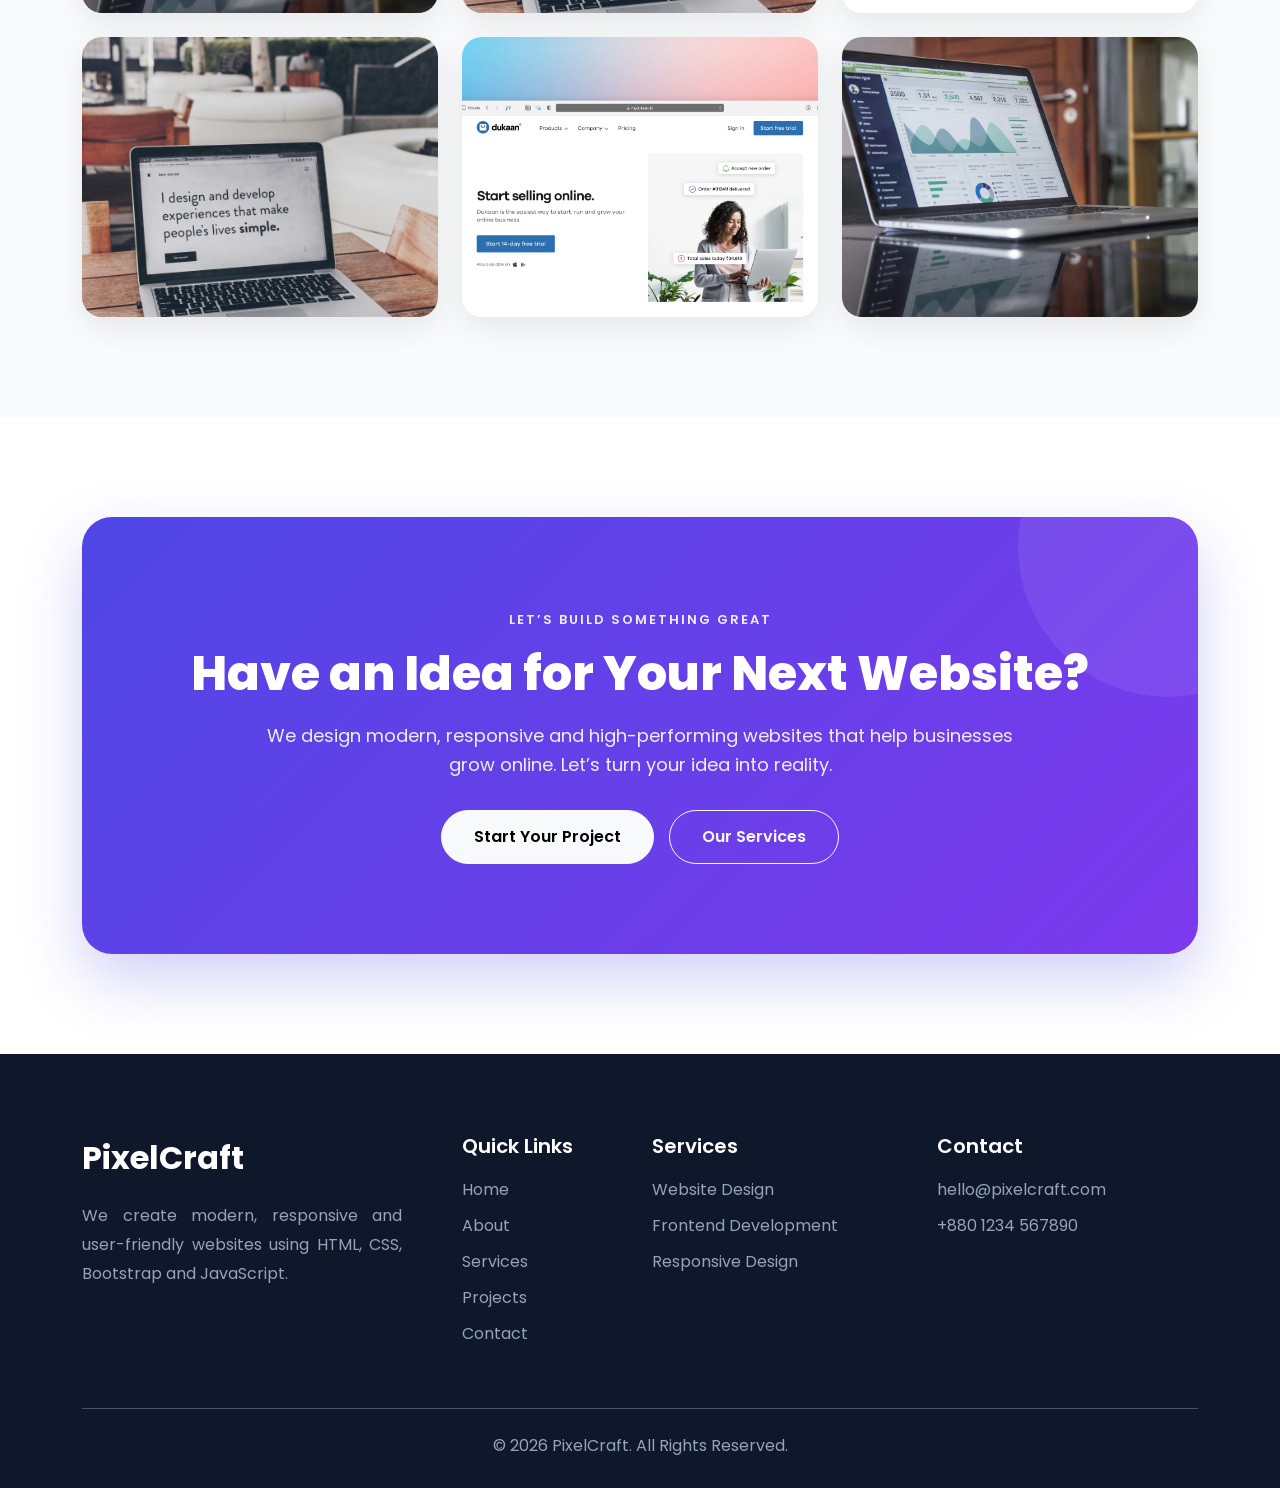
<file: projects.html>
<!DOCTYPE html>
<html lang="en">
<head>
    <meta charset="UTF-8">
    <meta name="viewport" content="width=device-width, initial-scale=1.0">
    <title>PixelCraft</title>


    <!-- Bootstrap CSS -->
    <link href="https://cdn.jsdelivr.net/npm/bootstrap@5.3.7/dist/css/bootstrap.min.css" rel="stylesheet">
    <!-- Custom CSS -->
    <link rel="stylesheet" href="assets/css/fonts.css">
    <link rel="stylesheet" href="assets/icons/fontawesome/css/all.css">
    <link rel="stylesheet" href="assets/css/style.css">

</head>
<body>
    

    <!-- Navbar -->
    <nav class="navbar navbar-expand-lg navbar-light bg-white py-3">
        <div class="container">

            <!-- Logo -->
            <a class="navbar-brand logo" href="index.html">
                PixelCraft
            </a>

            <!-- Mobile Toggle -->
            <button class="navbar-toggler" type="button" data-bs-toggle="collapse"
                data-bs-target="#navbarNav">
                <span class="navbar-toggler-icon"></span>
            </button>

            <!-- Menu -->
            <div class="collapse navbar-collapse" id="navbarNav">

                <ul class="navbar-nav ms-auto align-items-lg-center">

                    <li class="nav-item">
                        <a class="nav-link" href="index.html">Home</a>
                    </li>

                    <li class="nav-item">
                        <a class="nav-link" href="about.html">About</a>
                    </li>

                    <li class="nav-item">
                        <a class="nav-link" href="services.html">Services</a>
                    </li>

                    <li class="nav-item">
                        <a class="nav-link active" href="projects.html">Projects</a>
                    </li>

                    <li class="nav-item">
                        <a class="nav-link" href="contact.html">Contact</a>
                    </li>

                    <li class="nav-item ms-lg-3 mt-3 mt-lg-0">
                        <a href="contact.html" class="btn btn-primary px-4">
                            Get Quote
                        </a>
                    </li>

                </ul>

            </div>

        </div>
    </nav>




    <!-- Projects Banner -->
    <section class="page-banner">
        <div class="container text-center">

            <h1>Our Projects</h1>

            <p>
                A showcase of websites we designed and developed
                for businesses and startups.
            </p>

        </div>
    </section>




    <!-- Featured Project -->
    <section class="featured-project">
        <div class="container">

            <div class="row align-items-center g-5">

                <!-- Image -->
                <div class="col-lg-6">
                    <img src="assets/images/project-1.jpg"
                        class="img-fluid project-img"
                        alt="Featured Project">
                </div>

                <!-- Content -->
                <div class="col-lg-6">

                    <span class="section-subtitle">
                        FEATURED PROJECT
                    </span>

                    <h2 class="section-title">
                        Royal Saffron Restaurant Website
                    </h2>

                    <p>
                        A luxury restaurant website designed and developed with HTML, CSS, and JavaScript. Built with a modern user interface, responsive layout, and premium dining experience in mind.
                    </p>

                    <ul class="project-list">
                        <li>Responsive Design</li>
                        <li>Luxury Restaurant Branding</li>
                        <li>Interactive Menu Experience</li>
                    </ul>

                    <a href="https://royal-saffron.netlify.app/" target="_blank" class="btn btn-primary">
                        View Live
                    </a>

                </div>

            </div>

        </div>
    </section>





    <!-- Recent Work Section -->
    <section class="projects-grid">
        <div class="container">

            <!-- Header -->
            <div class="section-header text-center">

                <span class="section-subtitle">
                    PORTFOLIO
                </span>

                <h2 class="section-title">
                    Recent Work
                </h2>

                <p>
                    A collection of websites we have designed and developed.
                </p>

            </div>

            <!-- Grid -->
            <div class="row g-4">

                <!-- Project 1 -->
                <div class="col-lg-4 col-md-6">
                    <div class="project-card">

                        <img src="assets/images/project1.jpg" alt="Project">

                        <div class="project-overlay">
                            <h3>Business Website</h3>
                            <p>Modern company landing page</p>
                        </div>

                    </div>
                </div>

                <!-- Project 2 -->
                <div class="col-lg-4 col-md-6">
                    <div class="project-card">

                        <img src="assets/images/project2.jpg" alt="Project">

                        <div class="project-overlay">
                            <h3>Portfolio Website</h3>
                            <p>Personal developer portfolio</p>
                        </div>

                    </div>
                </div>

                <!-- Project 3 -->
                <div class="col-lg-4 col-md-6">
                    <div class="project-card">

                        <img src="assets/images/project3.jpg" alt="Project">

                        <div class="project-overlay">
                            <h3>E-commerce UI</h3>
                            <p>Online shopping interface</p>
                        </div>

                    </div>
                </div>

                <!-- Project 4 -->
                <div class="col-lg-4 col-md-6">
                    <div class="project-card">

                        <img src="assets/images/project2.jpg" alt="Project">

                        <div class="project-overlay">
                            <h3>Agency Website</h3>
                            <p>Creative digital agency design</p>
                        </div>

                    </div>
                </div>

                <!-- Project 5 -->
                <div class="col-lg-4 col-md-6">
                    <div class="project-card">

                        <img src="assets/images/project3.jpg" alt="Project">

                        <div class="project-overlay">
                            <h3>Landing Page</h3>
                            <p>High converting landing page</p>
                        </div>

                    </div>
                </div>

                <!-- Project 6 -->
                <div class="col-lg-4 col-md-6">
                    <div class="project-card">

                        <img src="assets/images/project1.jpg" alt="Project">

                        <div class="project-overlay">
                            <h3>UI Design</h3>
                            <p>Modern app interface design</p>
                        </div>

                    </div>
                </div>

            </div>

        </div>
    </section>
    



    <!-- Projects CTA Section -->
    <section class="projects-cta">
        <div class="container">

            <div class="projects-cta-box text-center">

                <span class="cta-tag">
                    LET’S BUILD SOMETHING GREAT
                </span>

                <h2>
                    Have an Idea for Your Next Website?
                </h2>

                <p>
                    We design modern, responsive and high-performing websites
                    that help businesses grow online. Let’s turn your idea into reality.
                </p>

                <div class="cta-buttons">

                    <a href="contact.html" class="btn btn-light">
                        Start Your Project
                    </a>

                    <a href="services.html" class="btn btn-outline-light">
                        Our Services 
                    </a>

                </div>

            </div>

        </div>
    </section>




    <!-- Footer -->
    <footer class="footer">

        <div class="container">

            <div class="row gy-5">

                <!-- Column 1 -->
                <div class="col-lg-4">

                    <a href="index.html" class="footer-logo">
                        PixelCraft
                    </a>

                    <p class="footer-text">
                        We create modern, responsive and user-friendly
                        websites using HTML, CSS, Bootstrap and JavaScript.
                    </p>

                </div>

                <!-- Column 2 -->
                <div class="col-lg-2 col-md-4">

                    <h5>Quick Links</h5>

                    <ul class="footer-links">
                        <li><a href="index.html">Home</a></li>
                        <li><a href="about.html">About</a></li>
                        <li><a href="services.html">Services</a></li>
                        <li><a href="projects.html">Projects</a></li>
                        <li><a href="contact.html">Contact</a></li>
                    </ul>

                </div>

                <!-- Column 3 -->
                <div class="col-lg-3 col-md-4">

                    <h5>Services</h5>

                    <ul class="footer-links">
                        <li>Website Design</li>
                        <li>Frontend Development</li>
                        <li>Responsive Design</li>
                    </ul>

                </div>

                <!-- Column 4 -->
                <div class="col-lg-3 col-md-4">

                    <h5>Contact</h5>

                    <ul class="footer-links">
                        <li>hello@pixelcraft.com</li>
                        <li>+880 1234 567890</li>
                    </ul>

                </div>

            </div>

            <hr>

            <div class="footer-bottom text-center">

                <p>
                    © 2026 PixelCraft. All Rights Reserved.
                </p>

            </div>

        </div>

    </footer>




    <!-- Bootstrap JS -->
    <script src="https://cdn.jsdelivr.net/npm/bootstrap@5.3.7/dist/js/bootstrap.bundle.min.js"></script>
    <script src="assets/js/main.js"></script>

</body>
</html>
</file>
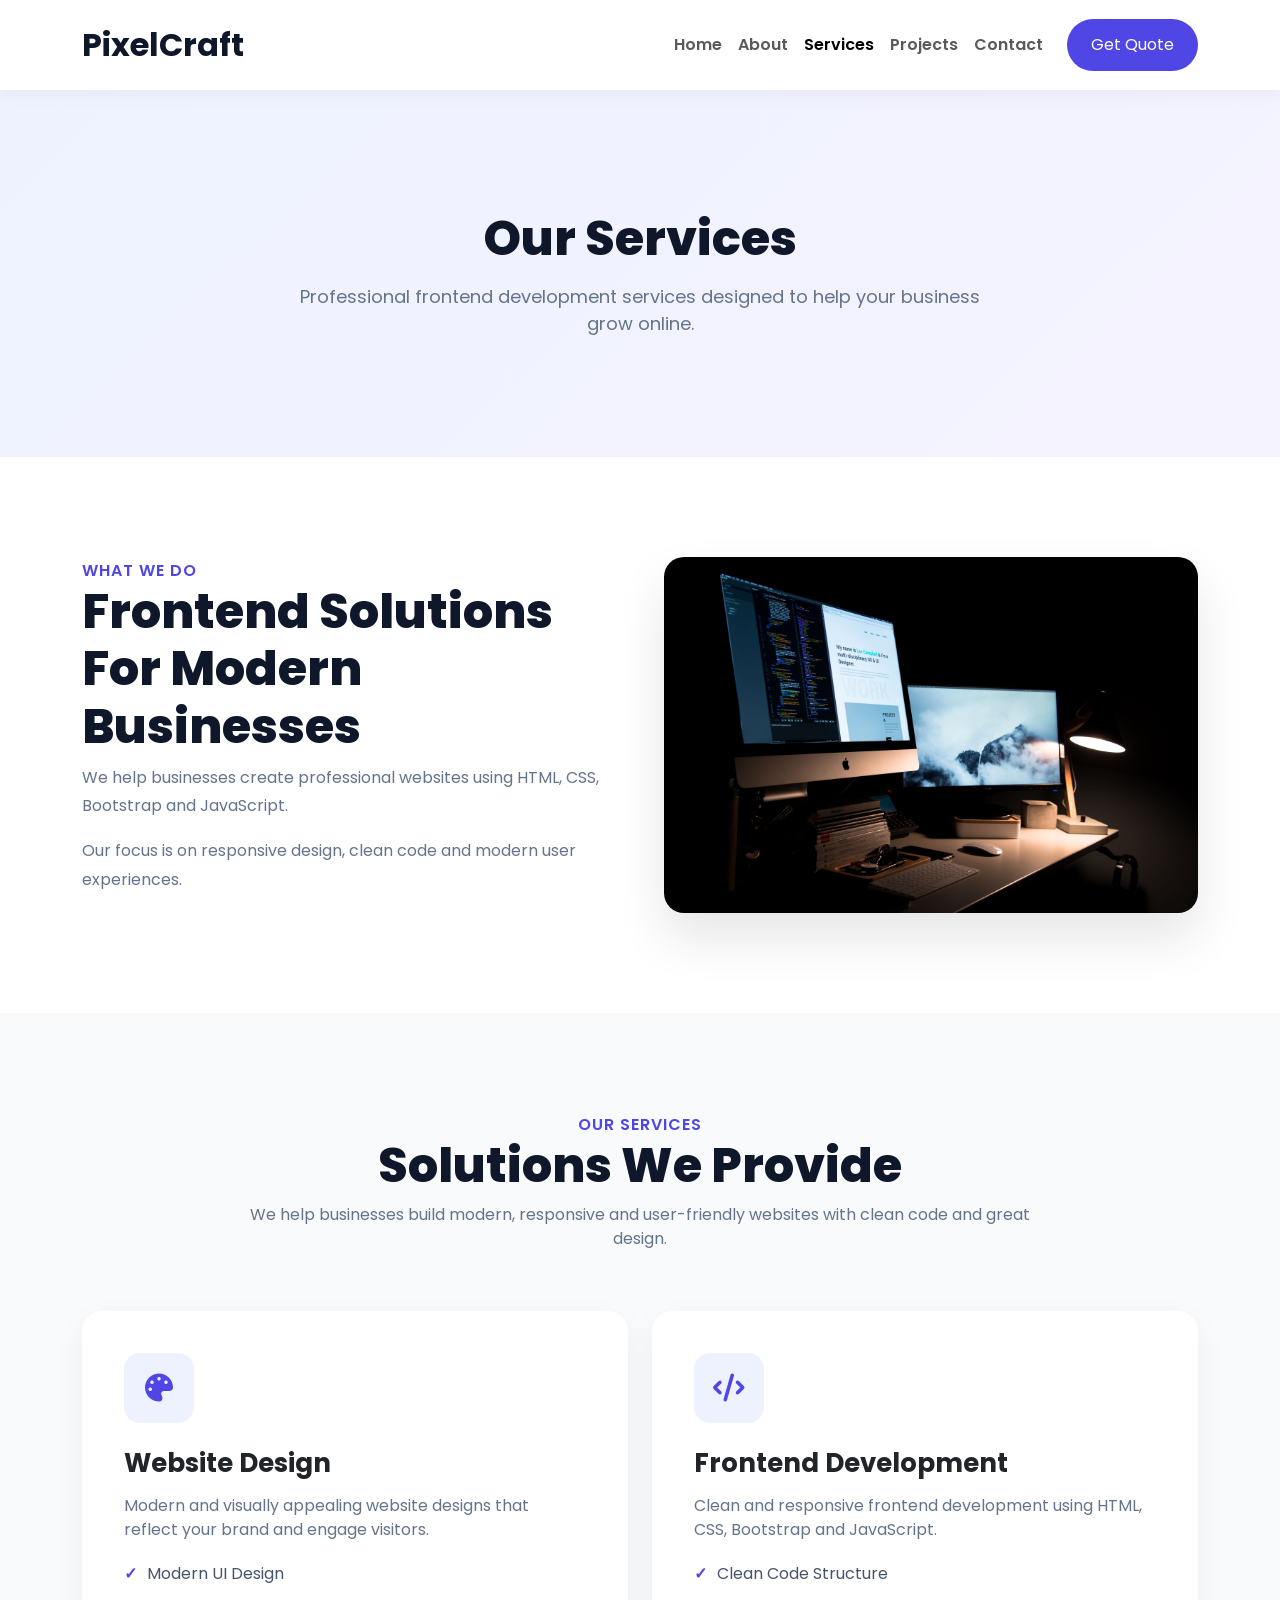
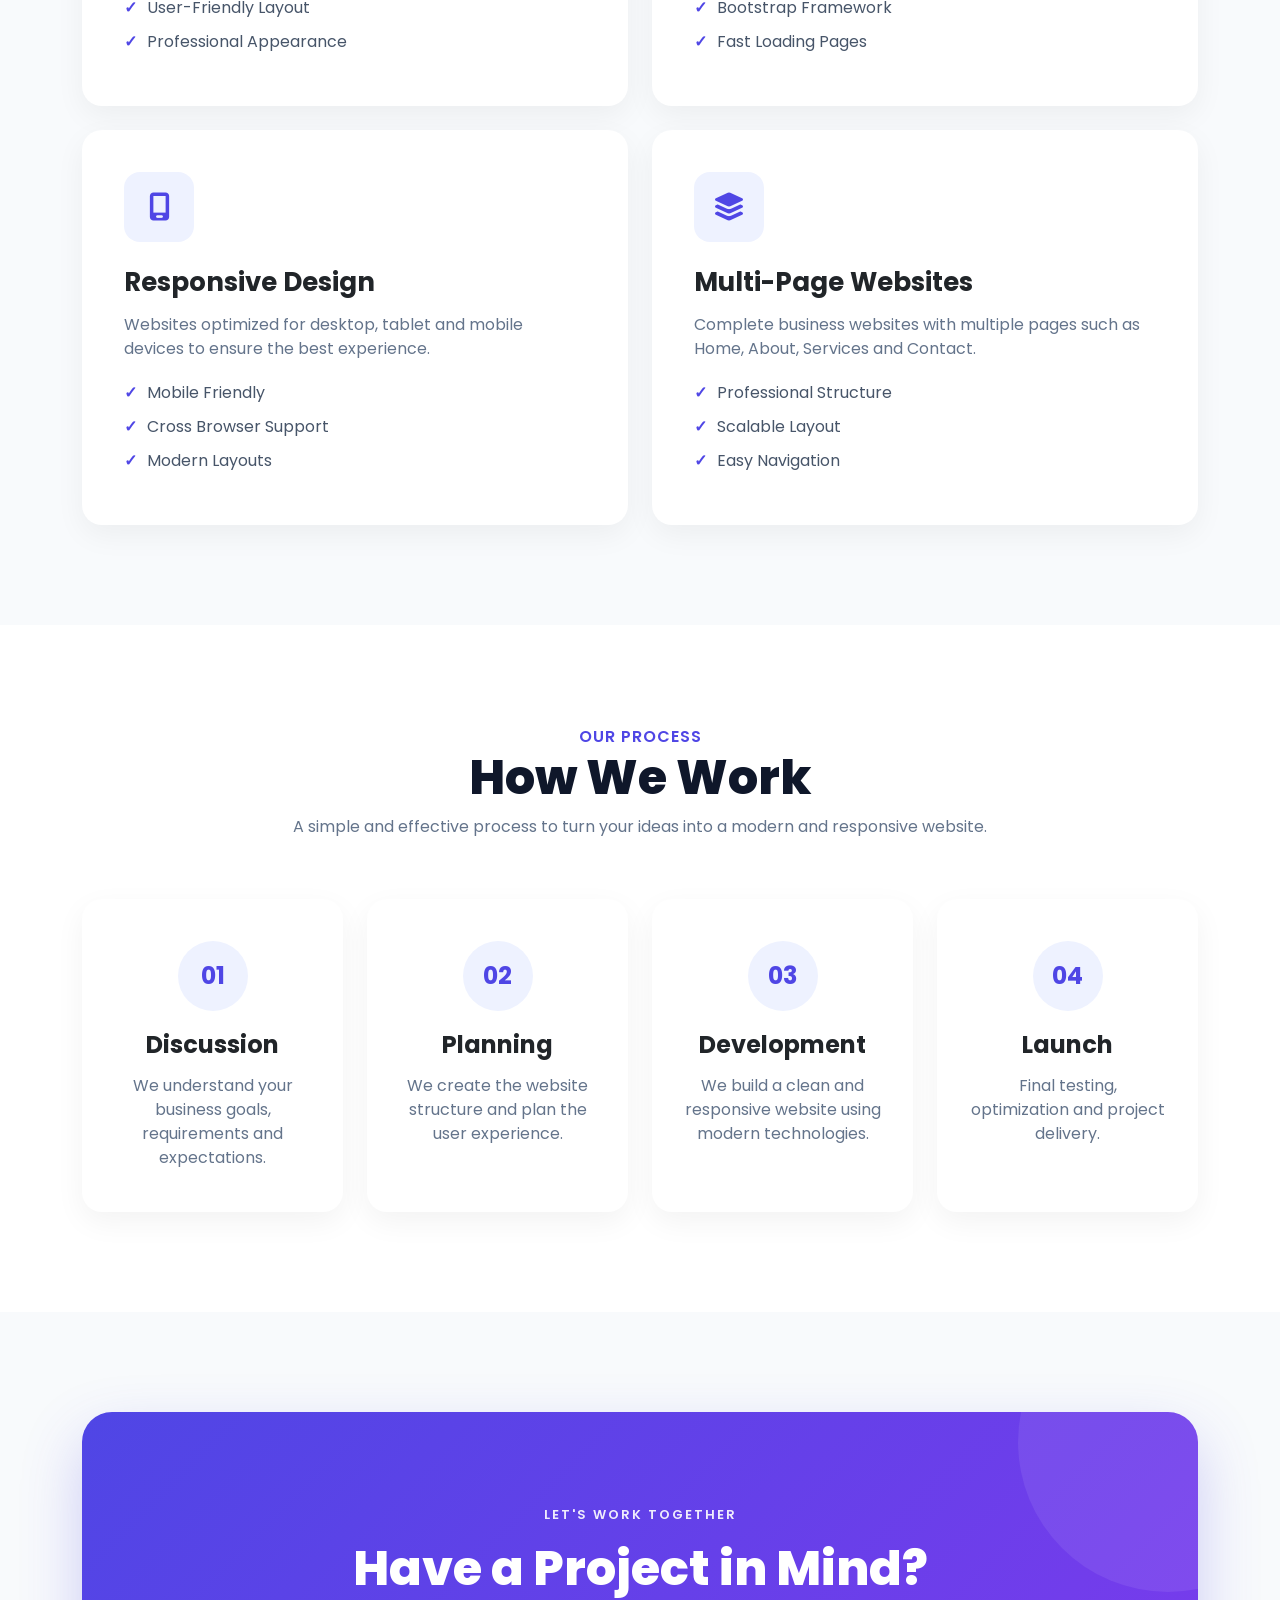
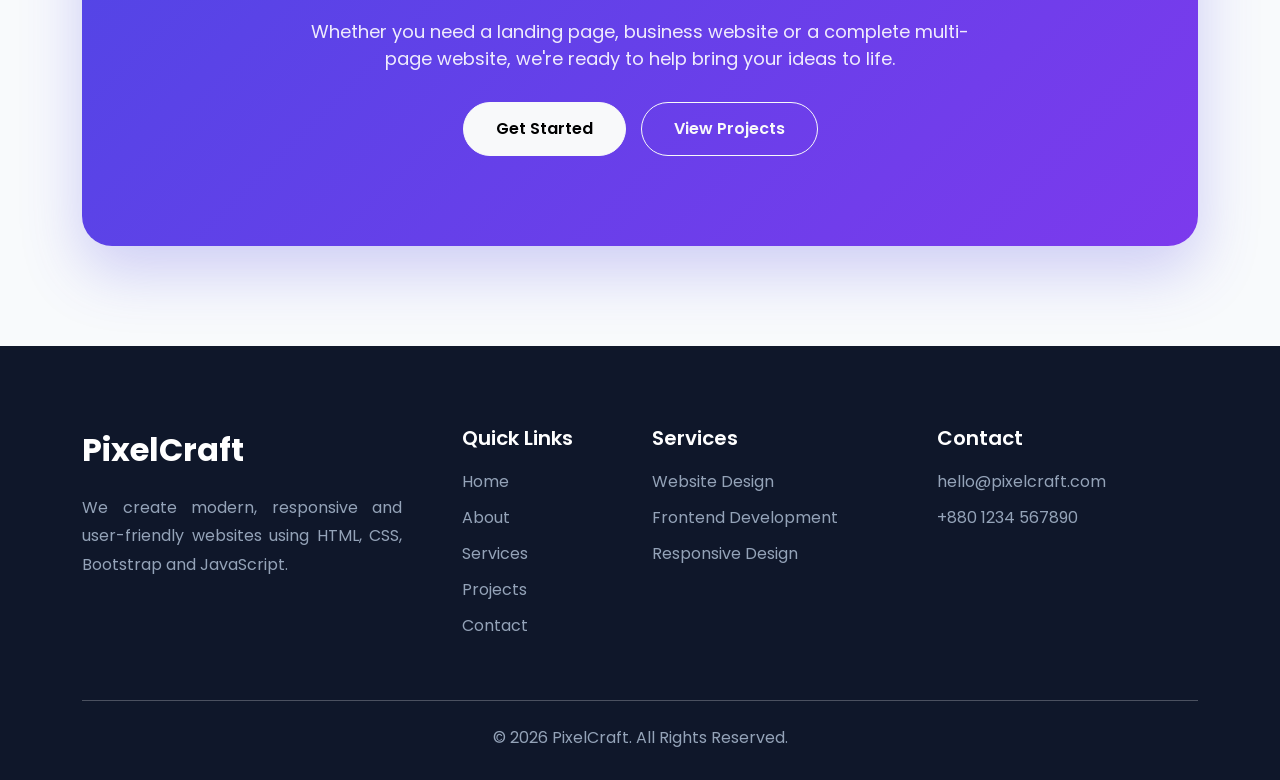
<file: services.html>
<!DOCTYPE html>
<html lang="en">
<head>
    <meta charset="UTF-8">
    <meta name="viewport" content="width=device-width, initial-scale=1.0">
    <title>PixelCraft</title>


    <!-- Bootstrap CSS -->
    <link href="https://cdn.jsdelivr.net/npm/bootstrap@5.3.7/dist/css/bootstrap.min.css" rel="stylesheet">
    <!-- Custom CSS -->
    <link rel="stylesheet" href="assets/css/fonts.css">
    <link rel="stylesheet" href="assets/icons/fontawesome/css/all.css">
    <link rel="stylesheet" href="assets/css/style.css">

</head>
<body>
    

    <!-- Navbar -->
    <nav class="navbar navbar-expand-lg navbar-light bg-white py-3">
        <div class="container">

            <!-- Logo -->
            <a class="navbar-brand logo" href="index.html">
                PixelCraft
            </a>

            <!-- Mobile Toggle -->
            <button class="navbar-toggler" type="button" data-bs-toggle="collapse"
                data-bs-target="#navbarNav">
                <span class="navbar-toggler-icon"></span>
            </button>

            <!-- Menu -->
            <div class="collapse navbar-collapse" id="navbarNav">

                <ul class="navbar-nav ms-auto align-items-lg-center">

                    <li class="nav-item">
                        <a class="nav-link" href="index.html">Home</a>
                    </li>

                    <li class="nav-item">
                        <a class="nav-link" href="about.html">About</a>
                    </li>

                    <li class="nav-item">
                        <a class="nav-link active" href="services.html">Services</a>
                    </li>

                    <li class="nav-item">
                        <a class="nav-link" href="projects.html">Projects</a>
                    </li>

                    <li class="nav-item">
                        <a class="nav-link" href="contact.html">Contact</a>
                    </li>

                    <li class="nav-item ms-lg-3 mt-3 mt-lg-0">
                        <a href="contact.html" class="btn btn-primary px-4">
                            Get Quote
                        </a>
                    </li>

                </ul>

            </div>

        </div>
    </nav>




    <!-- Services Banner -->
    <section class="page-banner">
        <div class="container text-center">

            <h1>Our Services</h1>

            <p>
                Professional frontend development services
                designed to help your business grow online.
            </p>

        </div>
    </section>





    <!-- Services Overview -->
    <section class="services-overview">
        <div class="container">

            <div class="row align-items-center g-5">

                <!-- Left -->
                <div class="col-lg-6">

                    <span class="section-subtitle">
                        WHAT WE DO
                    </span>

                    <h2 class="section-title">
                        Frontend Solutions For Modern Businesses
                    </h2>

                    <p>
                        We help businesses create professional websites
                        using HTML, CSS, Bootstrap and JavaScript.
                    </p>

                    <p>
                        Our focus is on responsive design, clean code
                        and modern user experiences.
                    </p>

                </div>

                <!-- Right -->
                <div class="col-lg-6">

                    <img src="assets/images/services-overview.jpg"
                        alt="Services"
                        class="img-fluid about-img">

                </div>

            </div>

        </div>
    </section>



    <!-- Detailed Services Section -->
    <section class="service-details">
        <div class="container">

            <!-- Header -->
            <div class="section-header text-center">

                <span class="section-subtitle">
                    OUR SERVICES
                </span>

                <h2 class="section-title">
                    Solutions We Provide
                </h2>

                <p>
                    We help businesses build modern, responsive and
                    user-friendly websites with clean code and great design.
                </p>

            </div>

            <div class="row g-4">

                <!-- Service 1 -->
                <div class="col-lg-6">
                    <div class="service-detail-card">

                        <div class="service-detail-icon">
                            <i class="fas fa-palette"></i>
                        </div>

                        <h3>Website Design</h3>

                        <p>
                            Modern and visually appealing website designs
                            that reflect your brand and engage visitors.
                        </p>

                        <ul>
                            <li>Modern UI Design</li>
                            <li>User-Friendly Layout</li>
                            <li>Professional Appearance</li>
                        </ul>

                    </div>
                </div>

                <!-- Service 2 -->
                <div class="col-lg-6">
                    <div class="service-detail-card">

                        <div class="service-detail-icon">
                            <i class="fas fa-code"></i>
                        </div>

                        <h3>Frontend Development</h3>

                        <p>
                            Clean and responsive frontend development
                            using HTML, CSS, Bootstrap and JavaScript.
                        </p>

                        <ul>
                            <li>Clean Code Structure</li>
                            <li>Bootstrap Framework</li>
                            <li>Fast Loading Pages</li>
                        </ul>

                    </div>
                </div>

                <!-- Service 3 -->
                <div class="col-lg-6">
                    <div class="service-detail-card">

                        <div class="service-detail-icon">
                            <i class="fas fa-mobile-screen"></i>
                        </div>

                        <h3>Responsive Design</h3>

                        <p>
                            Websites optimized for desktop, tablet and
                            mobile devices to ensure the best experience.
                        </p>

                        <ul>
                            <li>Mobile Friendly</li>
                            <li>Cross Browser Support</li>
                            <li>Modern Layouts</li>
                        </ul>

                    </div>
                </div>

                <!-- Service 4 -->
                <div class="col-lg-6">
                    <div class="service-detail-card">

                        <div class="service-detail-icon">
                            <i class="fas fa-layer-group"></i>
                        </div>

                        <h3>Multi-Page Websites</h3>

                        <p>
                            Complete business websites with multiple pages
                            such as Home, About, Services and Contact.
                        </p>

                        <ul>
                            <li>Professional Structure</li>
                            <li>Scalable Layout</li>
                            <li>Easy Navigation</li>
                        </ul>

                    </div>
                </div>

            </div>

        </div>
    </section>




    <!-- Work Process Section -->
    <section class="process-section">
        <div class="container">

            <!-- Header -->
            <div class="section-header text-center">

                <span class="section-subtitle">
                    OUR PROCESS
                </span>

                <h2 class="section-title">
                    How We Work
                </h2>

                <p>
                    A simple and effective process to turn your ideas
                    into a modern and responsive website.
                </p>

            </div>

            <div class="row g-4">

                <!-- Step 1 -->
                <div class="col-lg-3 col-md-6">
                    <div class="process-card">

                        <span class="step-number">
                            01
                        </span>

                        <h3>
                            Discussion
                        </h3>

                        <p>
                            We understand your business goals,
                            requirements and expectations.
                        </p>

                    </div>
                </div>

                <!-- Step 2 -->
                <div class="col-lg-3 col-md-6">
                    <div class="process-card">

                        <span class="step-number">
                            02
                        </span>

                        <h3>
                            Planning
                        </h3>

                        <p>
                            We create the website structure
                            and plan the user experience.
                        </p>

                    </div>
                </div>

                <!-- Step 3 -->
                <div class="col-lg-3 col-md-6">
                    <div class="process-card">

                        <span class="step-number">
                            03
                        </span>

                        <h3>
                            Development
                        </h3>

                        <p>
                            We build a clean and responsive
                            website using modern technologies.
                        </p>

                    </div>
                </div>

                <!-- Step 4 -->
                <div class="col-lg-3 col-md-6">
                    <div class="process-card">

                        <span class="step-number">
                            04
                        </span>

                        <h3>
                            Launch
                        </h3>

                        <p>
                            Final testing, optimization
                            and project delivery.
                        </p>

                    </div>
                </div>

            </div>

        </div>
    </section>




    <!-- Services CTA -->
    <section class="services-cta">
        <div class="container">

            <div class="services-cta-box text-center">

                <span class="cta-tag">
                    LET'S WORK TOGETHER
                </span>

                <h2>
                    Have a Project in Mind?
                </h2>

                <p>
                    Whether you need a landing page, business website
                    or a complete multi-page website, we're ready
                    to help bring your ideas to life.
                </p>

                <div class="cta-buttons">

                    <a href="contact.html" class="btn btn-light">
                        Get Started
                    </a>

                    <a href="projects.html" class="btn btn-outline-light">
                        View Projects
                    </a>

                </div>

            </div>

        </div>
    </section>



    
    <!-- Footer -->
    <footer class="footer">

        <div class="container">

            <div class="row gy-5">

                <!-- Column 1 -->
                <div class="col-lg-4">

                    <a href="index.html" class="footer-logo">
                        PixelCraft
                    </a>

                    <p class="footer-text">
                        We create modern, responsive and user-friendly
                        websites using HTML, CSS, Bootstrap and JavaScript.
                    </p>

                </div>

                <!-- Column 2 -->
                <div class="col-lg-2 col-md-4">

                    <h5>Quick Links</h5>

                    <ul class="footer-links">
                        <li><a href="index.html">Home</a></li>
                        <li><a href="about.html">About</a></li>
                        <li><a href="services.html">Services</a></li>
                        <li><a href="projects.html">Projects</a></li>
                        <li><a href="contact.html">Contact</a></li>
                    </ul>

                </div>

                <!-- Column 3 -->
                <div class="col-lg-3 col-md-4">

                    <h5>Services</h5>

                    <ul class="footer-links">
                        <li>Website Design</li>
                        <li>Frontend Development</li>
                        <li>Responsive Design</li>
                    </ul>

                </div>

                <!-- Column 4 -->
                <div class="col-lg-3 col-md-4">

                    <h5>Contact</h5>

                    <ul class="footer-links">
                        <li>hello@pixelcraft.com</li>
                        <li>+880 1234 567890</li>
                    </ul>

                </div>

            </div>

            <hr>

            <div class="footer-bottom text-center">

                <p>
                    © 2026 PixelCraft. All Rights Reserved.
                </p>

            </div>

        </div>

    </footer>


    <!-- Bootstrap JS -->
    <script src="https://cdn.jsdelivr.net/npm/bootstrap@5.3.7/dist/js/bootstrap.bundle.min.js"></script>
    <script src="assets/js/main.js"></script>

</body>
</html>
</file>
<file: assets/css/fonts.css>
/* Thin	100
Light	300
Book	350–400 (not standard, usually 400)
Regular	400
Medium	500
Semi Bold	600
Bold	700
Extra Bold	800
Black / Heavy	900 */


@font-face {
    font-family: 'Poppins';
    src: url('../fonts/poppins/Poppins-Regular.ttf');
    font-weight: 400;
}

@font-face {
    font-family: 'Poppins';
    src: url('../fonts/poppins/Poppins-Medium.ttf');
    font-weight: 500;
}

@font-face {
    font-family: 'Poppins';
    src: url('../fonts/poppins/Poppins-SemiBold.ttf');
    font-weight: 600;
}

@font-face {
    font-family: 'Poppins';
    src: url('../fonts/poppins/Poppins-Bold.ttf');
    font-weight: 700;
}

@font-face {
    font-family: 'Poppins';
    src: url('../fonts/poppins/Poppins-ExtraBold.ttf');
    font-weight: 800;
}
</file>
<file: assets/css/style.css>
:root{
    --primary:#4f46e5;
    --secondary:#7c3aed;
    --dark:#0f172a;
    --text:#64748b;
    --light:#f8fafc;
    --white:#ffffff;
}

*{
    margin:0;
    padding:0;
    box-sizing:border-box;
}

body{
    font-family:'Poppins', sans-serif;
}

.row {
    display: flex;
    justify-content: center;
}
/* ------------------- Navbar ----------------------------------------- */
/* Base navbar */
.navbar{
    background: rgba(255,255,255,.9);
    backdrop-filter: blur(10px);
    box-shadow: 0 2px 20px rgba(0,0,0,.05);
    transition: all 0.3s ease;
    position: sticky;
    top: 0;
    z-index: 1000;
}

/* Normal state */
.navbar.scrolled{
    background: rgba(255,255,255,0.95);
    box-shadow: 0 10px 30px rgba(0,0,0,.08);
    padding-top: 8px;
    padding-bottom: 8px;
}

.logo{
    font-size:32px;
    font-weight:700;
    color:var(--dark)!important;
}

.navbar-nav .nav-link{
    font-weight:600;
}

.navbar-nav .nav-link:hover{
    color:var(--primary);
}




/* ----------------------------------- Hero Section ---------------------------------------- */
/* Hero Section */
.hero-section{
    padding:120px 0;
    background: linear-gradient(
        135deg,
        #eef2ff 0%,
        #ffffff 50%,
        #f5f3ff 100%
    );
    overflow:hidden;
    position:relative;
}

.shape{
    position:absolute;
    border-radius:50%;
}

.shape-1{
    width:300px;
    height:300px;
    background:rgba(79,70,229,.08);
    top:-100px;
    right:-100px;
}

.shape-2{
    width:200px;
    height:200px;
    background:rgba(124,58,237,.08);
    bottom:-50px;
    left:-50px;
}

.hero-content h1{
    font-size:64px;
    font-weight:800;
    line-height:1.1;
    color:var(--dark);
}

.hero-content p {
    font-size: 18px;
    color: #6c757d;
    margin-bottom: 30px;
    max-width: 550px;
}

.btn-primary{
    background:var(--primary);
    border:none;
    padding:14px 32px;
    border-radius:50px;
    transition:.3s;
}

.btn-outline-primary{
    border-radius:50px;
    padding:14px 32px;
    transform:translateY(-3px);
}

.hero-image img {
    max-width: 100%;
}

/* Responsive */
@media (max-width: 991px) {

    .hero-section {
        padding: 70px 0;
        text-align: center;
    }

    .hero-content h1 {
        font-size: 40px;
    }

    .hero-btns {
        justify-content: center;
        margin-bottom: 40px;
    }
}



/* -------------------------------------------------------------------About Preview-------------------------------------------------------- */
.about-preview{
    background:#ffffff;
    padding:100px 0;
}

.about-img{
    border-radius:20px;
    box-shadow:0 20px 40px rgba(0,0,0,.1);
}

.section-subtitle{
    color:#4f46e5;
    font-weight:600;
    letter-spacing:1px;
}

.section-title{
    font-size:48px;
    font-weight:800;
    color:var(--dark);
}

.about-preview p{
    color:#6c757d;
    margin-bottom:20px;
}

.about-list{
    list-style:none;
    padding:0;
    margin-bottom:25px;
}

.about-list li{
    margin-bottom:10px;
    font-weight:500;
}

.about-list li::before{
    content:"✓";
    color:#0d6efd;
    margin-right:10px;
}




/* ---------------------------------------------------------------Services Section-------------------------------------------------------- */

.services-section{
    padding:100px 0;
    background:#f8fafc;
}

.section-header{
    max-width:800px;
    margin:auto;
    margin-bottom:60px;
}

.section-header p{
    color:#64748b;
}

.service-card{
    background:#fff;
    padding:40px 30px;
    border-radius:20px;
    box-shadow:0 10px 30px rgba(0,0,0,.05);
    transition:.4s;
    height:100%;
    border:2px solid transparent;
    position:relative;
    overflow:hidden;
}

.service-card:hover{
    transform:translateY(-10px);
    border:2px solid #4f46e5;
    box-shadow:0 20px 40px rgba(79,70,229,.15);
}

.service-icon{
    width:70px;
    height:70px;
    display:flex;
    align-items:center;
    justify-content:center;
    border-radius:16px;
    background:#eef2ff;
    margin-bottom:25px;
}

.service-icon i{
    font-size:28px;
    color:#4f46e5;
}

.service-card h3{
    font-size:24px;
    font-weight:700;
    margin-bottom:15px;
}

.service-card p{
    color:#64748b;
    margin-bottom:0;
}




/* ----------------------------------------------------------------Why Choose Us Section---------------------------------------------------------------- */

.why-section{
    padding:100px 0;
    background:#ffffff;
}

.why-box{
    background:#fff;
    padding:40px 20px;
    border-radius:20px;
    box-shadow:0 10px 25px rgba(0,0,0,.06);
    transition:0.4s ease;
    border:2px solid transparent;
    position:relative;
    overflow:hidden;
}

.why-box:hover{
    transform:translateY(-10px);
    border:2px solid #4f46e5;
    box-shadow:0 20px 40px rgba(79,70,229,.15);
}

.why-box h3{
    font-size:40px;
    font-weight:800;
    color:#4f46e5;
    margin-bottom:10px;
}

.why-box p{
    margin:0;
    color:#64748b;
    font-weight:500;
}
.why-box h3{
    font-size:40px;
    font-weight:800;
    color:#4f46e5;
}

.why-box h3 span{
    font-size:40px;
    font-weight:800;
    color:#4f46e5;
}




/* -----------------------------------------------------------------Projects Section----------------------------------------------------------------- */
.projects-section{
    padding:100px 0;
    background:#f8fafc;
}

/* Project Card */
.project-card{
    position:relative;
    overflow:hidden;
    border-radius:20px;
    cursor:pointer;
}

.project-card img{
    width:100%;
    height:280px;
    object-fit:cover;
    transition:0.5s;
}

/* Zoom effect */
.project-card:hover img{
    transform:scale(1.1);
}

/* Overlay */
.project-overlay{
    position:absolute;
    top:0;
    left:0;
    width:100%;
    height:100%;
    background:rgba(15,23,42,0.7);
    color:#fff;

    display:flex;
    flex-direction:column;
    justify-content:center;
    align-items:center;

    opacity:0;
    transition:0.4s;
    text-align:center;
    padding:20px;
}

.project-card:hover .project-overlay{
    opacity:1;
}

.project-overlay h3{
    font-size:22px;
    font-weight:700;
}

.project-overlay p{
    font-size:14px;
    margin:10px 0 15px;
    color:#e2e8f0;
}




/* -------------------------------------------------------------Testimonials Section-------------------------------------------------------- */

.testimonials-section{
    padding:100px 0;
    background:#ffffff;
}

.testimonial-card{
    background:#fff;
    padding:35px;
    border-radius:20px;
    border:2px solid #e5e7eb;
    box-shadow:0 10px 30px rgba(0,0,0,.05);
    transition:.4s;
    height:100%;
}

.testimonial-card:hover{
    transform:translateY(-8px);
    border-color:#4f46e5;
}

.stars{
    font-size:20px;
    margin-bottom:20px;
}

.testimonial-card p{
    color:#64748b;
    margin-bottom:25px;
}

.client-info h5{
    margin-bottom:5px;
    font-size:18px;
    font-weight:700;
}

.client-info span{
    color:#94a3b8;
    font-size:14px;
}



/* -------------------------------------------------------CTA Section----------------------------------------------------------------- */
.cta-section{
    padding:100px 0;
    background:#f8fafc;
}

.cta-box{
    background:linear-gradient(
        135deg,
        var(--primary),
        var(--secondary)
    );

    padding:90px 40px;
    border-radius:30px;

    color:#fff;
    box-shadow:0 25px 60px rgba(79,70,229,.25);

    position:relative;
    overflow:hidden;
}

/* Small decorative glow */
.cta-box::before{
    content:"";
    position:absolute;
    width:300px;
    height:300px;
    background:rgba(255,255,255,.08);
    border-radius:50%;
    top:-120px;
    right:-120px;
}

.cta-box h2{
    font-size:48px;
    font-weight:800;
    margin-bottom:20px;
}

.cta-box p{
    max-width:800px;
    margin:0 auto 30px;
    font-size:18px;
    opacity:.9;
}

.cta-buttons{
    display:flex;
    justify-content:center;
    gap:15px;
    flex-wrap:wrap;
}

.cta-buttons .btn{
    padding:14px 32px;
    border-radius:50px;
    font-weight:600;
}

@media(max-width:768px){

    .cta-box{
        padding:60px 25px;
    }

    .cta-box h2{
        font-size:34px;
    }

}




/* --------------------------------------------------------Footer----------------------------------------------------------- */

.footer{
    background:var(--dark);
    color:#fff;
    padding:80px 0 30px;
}

.footer-logo{
    font-size:32px;
    font-weight:700;
    color:#fff;
    text-decoration:none;
    display:inline-block;
    margin-bottom:20px;
}

.footer-text{
    max-width: 90%;
    text-align: justify;
    color:#94a3b8;
    line-height:1.8;
}

.footer h5{
    margin-bottom:20px;
    font-weight:600;
}

.footer-links{
    list-style:none;
    padding:0;
    margin:0;
}

.footer-links li{
    margin-bottom:12px;
    color:#94a3b8;
}

.footer-links a{
    color:#94a3b8;
    text-decoration:none;
    transition:.3s;
}

.footer-links a:hover{
    color:#fff;
    padding-left:5px;
}

.footer hr{
    margin:50px 0 25px;
    /* border-color:rgba(255,255,255,.1); */
}

.footer-bottom p{
    margin:0;
    color:#94a3b8;
}


/* -------------------------------------------about page banner-------------------------------------------------------- */

.page-banner{
    padding:120px 0;
    background:linear-gradient(135deg, #eef2ff, #f5f3ff);
    text-align:center;
}

.page-banner h1{
    font-size:48px;
    font-weight:800;
    color:var(--dark);
}

.page-banner p{
    color:#64748b;
    max-width:700px;
    margin:15px auto 0;
    font-size:18px;
}



/* ----------------------------------------------About story Section --------------------------------------- */
.about-story{
    padding:100px 0;
    background:#fff;
}

.about-img{
    border-radius:20px;
    box-shadow:0 25px 50px rgba(0,0,0,.1);
}

.about-story p{
    color:#64748b;
    line-height:1.8;
    margin-bottom:15px;
}



/* ------------------------------------------------------About MISSION & VISION --------------------------------------------------------- */
.mv-section{
    padding:100px 0;
    background:#f8fafc;
}

.mv-card{
    background:#fff;
    padding:40px;
    border-radius:20px;
    box-shadow:0 10px 30px rgba(0,0,0,.05);
    height:100%;
    transition:.3s;
}

.mv-card:hover{
    /* transform:translateY(-8px); */
    border-left:4px solid var(--primary);
}

.mv-card h3{
    font-weight:700;
    margin-bottom:15px;
}

.mv-card p{
    color:#64748b;
    line-height:1.8;
}



/* -------------------------------------------------------------About CORE VALUES------------------------------------------------------------------ */
.values{
    padding:100px 0;
    background:#fff;
}

.value-card{
    height: 100%;
    background: #fff;
    padding:30px;
    border-radius:20px;
    box-shadow:0 10px 30px rgba(0,0,0,.05);
    transition:.4s;
    border:2px solid transparent;
    position:relative;
    overflow:hidden;
}
.value-card:hover{
    background:#fff;
    border:2px solid #4f46e5;
    box-shadow:0 20px 40px rgba(79,70,229,.15);
    transform:translateY(-10px);
}



/* --------------------------------------------------------------About CTA Section----------------------------------------------------- */
/* About CTA (Unified Style) */

.about-cta{
    padding:100px 0;
    background:#f8fafc;
}

.about-cta-box{
    background:linear-gradient(
        135deg,
        var(--primary),
        var(--secondary)
    );

    padding:90px 40px;
    border-radius:30px;

    color:#fff;
    box-shadow:0 25px 60px rgba(79,70,229,.25);

    position:relative;
    overflow:hidden;
}

/* Small decorative glow */
.about-cta-box::before{
    content:"";
    position:absolute;
    width:300px;
    height:300px;
    background:rgba(255,255,255,.08);
    border-radius:50%;
    top:-120px;
    right:-120px;
}

.cta-subtitle{
    display:inline-block;
    color:#ffffff;
    font-weight:600;
    letter-spacing:2px;
    margin-bottom:12px;
    opacity:0.9;
}

.about-cta-box h2{
    font-size:48px;
    font-weight:800;
    margin-bottom:20px;
}

.about-cta-box p{
    max-width:700px;
    margin:0 auto 30px;
    font-size:18px;
    opacity:0.9;
    line-height:1.6;
}

/* Button consistency (same as other CTA buttons) */
.about-cta-box .btn-light{
    padding:14px 32px;
    border-radius:50px;
    font-weight:600;
}



/* ----------------------------------------------------------Services Overview------------------------------------------ */
.services-overview{
    padding:100px 0;
    background:#ffffff;
}

.services-overview p{
    color:#64748b;
    line-height:1.8;
}



/* --------------------------------------------------------Detailed Services--------------------------------------------------------------- */

.service-details{
    padding:100px 0;
    background:#f8fafc;
}

.service-detail-card{
    background:#fff;
    padding:40px;
    border-radius:20px;
    height:100%;

    box-shadow:0 10px 30px rgba(0,0,0,.05);

    transition:.4s;
    border:2px solid transparent;
}

.service-detail-card:hover{
    transform:translateY(-10px);

    border-color:var(--primary);

    box-shadow:0 20px 40px rgba(79,70,229,.15);
}

.service-detail-icon{
    width:70px;
    height:70px;

    display:flex;
    align-items:center;
    justify-content:center;

    background:#eef2ff;

    border-radius:16px;

    margin-bottom:25px;
}

.service-detail-icon i{
    font-size:28px;
    color:var(--primary);
}

.service-detail-card h3{
    font-size:26px;
    font-weight:700;
    margin-bottom:15px;
}

.service-detail-card p{
    color:#64748b;
    margin-bottom:20px;
}

.service-detail-card ul{
    list-style:none;
    padding:0;
    margin:0;
}

.service-detail-card ul li{
    margin-bottom:10px;
    color:#475569;
}

.service-detail-card ul li::before{
    content:"✓";
    color:var(--primary);
    margin-right:10px;
    font-weight:700;
}





/* ------------------------------------------Process Section---------------------------------------------------- */

.process-section{
    padding:100px 0;
    background:#ffffff;
}

.process-card{
    position:relative;

    background:#fff;

    padding:40px 30px;

    border-radius:20px;

    text-align:center;

    box-shadow:0 10px 30px rgba(0,0,0,.05);

    border:2px solid transparent;

    transition:.4s;

    height:100%;
}

.process-card:hover{
    transform:translateY(-10px);

    border-color:var(--primary);

    box-shadow:0 20px 40px rgba(79,70,229,.15);
}

.step-number{
    display:inline-block;

    width:70px;
    height:70px;

    line-height:70px;

    border-radius:50%;

    background:#eef2ff;

    color:var(--primary);

    font-size:24px;

    font-weight:700;

    margin-bottom:20px;
}

.process-card h3{
    font-size:24px;
    font-weight:700;
    margin-bottom:15px;
}

.process-card p{
    color:#64748b;
    margin-bottom:0;
}




/* ----------------------------------------------Services CTA--------------------------------- */

.services-cta{
    padding:100px 0;
    background:#f8fafc;
}

.services-cta-box{
    background:linear-gradient(
        135deg,
        var(--primary),
        var(--secondary)
    );

    padding:90px 40px;
    border-radius:30px;

    color:#fff;
    box-shadow:0 25px 60px rgba(79,70,229,.25);

    position:relative;
    overflow:hidden;
}

/* Small decorative glow */
.services-cta-box::before{
    content:"";
    position:absolute;
    width:300px;
    height:300px;
    background:rgba(255,255,255,.08);
    border-radius:50%;
    top:-120px;
    right:-120px;
}


.cta-tag{
    display:inline-block;

    margin-bottom:15px;

    font-size:14px;

    font-weight:600;

    letter-spacing:2px;

    opacity:.9;
}

.services-cta-box h2{
    font-size:48px;
    font-weight:800;
    margin-bottom:20px;
}

.services-cta-box p{
    max-width:700px;
    margin:0 auto 30px;
    font-size:18px;
    opacity:.9;
}

@media(max-width:768px){

    .services-cta-box{
        padding:60px 25px;
    }

    .services-cta-box h2{
        font-size:34px;
    }
}



/* ------------------------------------------------------------Featured Project---------------------------------------------------------------- */
.featured-project{
    padding:100px 0;
    background:#fff;
}

.project-img{
    width: 100%;
    max-height: 600px;
    border-radius:20px;
    box-shadow:0 20px 40px rgba(0,0,0,.1);
}

.project-list{
    list-style:none;
    padding:0;
    margin:20px 0;
}

.project-list li{
    margin-bottom:10px;
    font-weight:500;
    color:#475569;
}

.project-list li::before{
    content:"✓";
    color:var(--primary);
    margin-right:10px;
}



/* -----------------------------------------------------Recent Work Section---------------------------------------- */
/* ---------------- Recent Work Section ---------------- */

.projects-grid{
    padding:100px 0;
    background:#f8fafc;
}

/* Section Header (shared style refinement) */
.section-header{
    max-width:800px;
    margin:auto;
    margin-bottom:60px;
}

.section-header p{
    color:#64748b;
    font-size:16px;
}

/* Project Card */
.project-card{
    position:relative;
    overflow:hidden;
    border-radius:20px;
    cursor:pointer;
    box-shadow:0 10px 30px rgba(0,0,0,.08);
    transition:0.4s ease;
    background:#fff;
}

/* Hover lift effect */
.project-card:hover{
    transform:translateY(-8px);
    box-shadow:0 20px 50px rgba(0,0,0,.15);
}

/* Image */
.project-card img{
    width:100%;
    height:280px;
    object-fit:cover;
    transition:0.6s ease;
}

/* Zoom effect */
.project-card:hover img{
    transform:scale(1.08);
}

/* Overlay */
.project-overlay{
    position:absolute;
    top:0;
    left:0;
    width:100%;
    height:100%;
    background:rgba(15,23,42,0.75);
    color:#fff;

    display:flex;
    flex-direction:column;
    justify-content:center;
    align-items:center;

    opacity:0;
    transition:0.4s ease;
    text-align:center;
    padding:20px;
}

/* Show overlay on hover */
.project-card:hover .project-overlay{
    opacity:1;
}

/* Text styles */
.project-overlay h3{
    font-size:22px;
    font-weight:700;
    margin-bottom:8px;
}

.project-overlay p{
    font-size:14px;
    color:#e2e8f0;
    margin:0;
}

/* Optional button (if you add later) */
.project-overlay a{
    margin-top:12px;
    padding:8px 16px;
    background:#fff;
    color:#0f172a;
    border-radius:20px;
    font-size:14px;
    text-decoration:none;
    font-weight:600;
    transition:0.3s;
}

.project-overlay a:hover{
    background:#4f46e5;
    color:#fff;
}




/* ---------------- Projects CTA Section ---------------- */

.projects-cta{
    padding:100px 0;
    background:#fff;
}

.project-cta{
    padding:100px 0;
    background:#f8fafc;
}

.projects-cta-box{
    background:linear-gradient(
        135deg,
        var(--primary),
        var(--secondary)
    );

    padding:90px 40px;
    border-radius:30px;

    color:#fff;
    box-shadow:0 25px 60px rgba(79,70,229,.25);

    position:relative;
    overflow:hidden;
}

/* Small decorative glow */
.projects-cta-box::before{
    content:"";
    position:absolute;
    width:300px;
    height:300px;
    background:rgba(255,255,255,.08);
    border-radius:50%;
    top:-120px;
    right:-120px;
}

/* Tag */
.cta-tag{
    display:inline-block;
    font-size:13px;
    font-weight:600;
    letter-spacing:2px;
    opacity:.9;
    margin-bottom:15px;
}

/* Heading */
.projects-cta-box h2{
    font-size:48px;
    font-weight:800;
    margin-bottom:20px;
}

/* Paragraph */
.projects-cta-box p{
    max-width:750px;
    margin:0 auto 30px;
    font-size:18px;
    opacity:.9;
    line-height:1.6;
}

/* Buttons */
.cta-buttons{
    display:flex;
    justify-content:center;
    gap:15px;
    flex-wrap:wrap;
}

.cta-buttons .btn{
    padding:14px 32px;
    border-radius:50px;
    font-weight:600;
}

/* Responsive */
@media(max-width:768px){

    .projects-cta-box{
        padding:60px 25px;
    }

    .projects-cta-box h2{
        font-size:34px;
    }
}




/* ---------------------------------------Contact Section Wrapper------------------------------- */
.contact-section{
    padding:100px 0;
    background:#f8fafc;
}

/* Left text */
.contact-text{
    color:#64748b;
    margin:15px 0 40px;
    line-height:1.7;
}

/* Contact items */
.contact-item{
    display:flex;
    gap:15px;
    margin-bottom:25px;
    align-items:flex-start;
}

.contact-item i{
    font-size:20px;
    color:var(--primary);
    margin-top:4px;
}

.contact-item h5{
    margin:0;
    font-size:16px;
    font-weight:700;
}

.contact-item span{
    color:#64748b;
    font-size:15px;
}

/* Form box */
.contact-form-box{
    background:#fff;
    padding:50px;
    border-radius:20px;
    box-shadow:0 10px 30px rgba(0,0,0,.06);
}

/* form text */
.form-text{
    color:#64748b;
    margin-bottom:30px;
}

/* inputs */
.form-control{
    border-radius:12px;
    border:1px solid #e5e7eb;
    padding:16px;
}

.form-control:focus{
    border-color:var(--primary);
    box-shadow:0 0 0 3px rgba(79,70,229,.15);
}

/* button */
.contact-form-box .btn{
    padding:14px;
    font-weight:600;
    border-radius:12px;
}

/* mobile */
@media(max-width:768px){
    .contact-form-box{
        padding:30px;
    }
}


/* ------------------------------------ Map Section ---------------------------- */
.contact-map{
    padding:0 0 100px;
    background:#f8fafc;
}

.map-box{
    overflow:hidden;
    border-radius:20px;
    box-shadow:0 10px 30px rgba(0,0,0,.08);
}

.map-box iframe{
    display:block;
}



/* -----------------------------------------------Project Details Overview----------------------------------------------- */
.project-details-overview{
    padding:100px 0;
    background:#fff;
}

.project-details-overview p{
    color:#64748b;
    line-height:1.9;
    margin-bottom:20px;
}

.project-meta{
    background:#f8fafc;
    padding:35px;
    border-radius:20px;
    border:1px solid #e5e7eb;
}

.meta-item{
    margin-bottom:25px;
}

.meta-item:last-child{
    margin-bottom:0;
}

.meta-item h5{
    font-size:15px;
    font-weight:700;
    color:var(--dark);
    margin-bottom:5px;
}

.meta-item span{
    color:#64748b;
}





/* ----------------------------------------------------------Project Details Showcase------------------------------------------------- */
.project-showcase{
    padding:0 0 100px;
}

.showcase-frame{
    height:700px;
    overflow-y:auto;

    border-radius:24px;

    box-shadow:0 20px 60px rgba(0,0,0,.12);

    background:#fff;
}

.showcase-frame img{
    width:100%;
    display:block;
}





/* -----------------------------------------Challenge & Solution------------------------------------------- */
.challenge-solution{
    padding:100px 0;
    background:#f8fafc;
}

.cs-card{
    background:#fff;
    padding:40px;
    border-radius:20px;
    box-shadow:0 10px 30px rgba(0,0,0,.05);
    transition:.4s;
    height:100%;
    border:2px solid transparent;
    position:relative;
    overflow:hidden;
}

.cs-card:hover{
    transform:translateY(-10px);
    border:2px solid #4f46e5;
    box-shadow:0 20px 40px rgba(79,70,229,.15);
}
.cs-tag{
    display:inline-block;

    margin-bottom:15px;

    color:var(--primary);

    font-size:14px;
    font-weight:600;

    letter-spacing:1px;
}

.cs-card h3{
    font-size:28px;
    font-weight:700;

    margin-bottom:15px;

    color:var(--dark);
}

.cs-card p{
    color:#64748b;
    line-height:1.8;
    margin:0;
}




/* --------------------------------------------------Technologies Used ------------------------------------------------ */
.technologies-section{
    padding:100px 0;
    background:#ffffff;
}

.tech-grid{
    display:flex;
    flex-wrap:wrap;
    justify-content:center;
    gap:20px;
}

.tech-item{
    padding:16px 30px;

    background:#f8fafc;

    border:1px solid #e5e7eb;

    border-radius:50px;

    font-weight:600;

    transition:.3s;
}

.tech-item:hover{
    background:var(--primary);

    color:#fff;

    border-color:var(--primary);

    transform:translateY(-5px);
}




/* -----------------------------------Project Results----------------------------- */
.project-results{
    padding:100px 0;
    background:#f8fafc;
}

.result-card{
    background:#fff;

    padding:40px 25px;

    text-align:center;

    border-radius:20px;
    
    border:2px solid transparent;

    box-shadow:0 10px 30px rgba(0,0,0,.05);

    transition:.3s;
}

.result-card:hover{
    transform:translateY(-10px);
    border:2px solid #4f46e5;
    box-shadow:0 20px 40px rgba(79,70,229,.15);
}

.result-card h3{
    font-size:42px;

    font-weight:800;

    color:var(--primary);

    margin-bottom:10px;
}

.result-card p{
    margin:0;

    color:#64748b;

    font-weight:500;
}




/* -------------------------------------------------Next Project Navigation ----------------------------------- */
.project-nav{
    padding:80px 0;
    background:#fff;
    border-top:1px solid #e5e7eb;
}

.nav-card{
    display:block;

    padding:25px;

    background:#f8fafc;

    border-radius:20px;

    text-decoration:none;

    transition:.3s;
}

.nav-card:hover{
    transform:translateY(-5px);
    background:#eef2ff;
}

.nav-card span{
    display:block;

    font-size:13px;

    color:#64748b;

    margin-bottom:8px;
}

.nav-card h5{
    margin:0;

    font-size:18px;

    font-weight:700;

    color:var(--dark);
}

.nav-all{
    display:inline-block;

    padding:15px 30px;

    background:var(--primary);

    color:#fff;

    border-radius:50px;

    font-weight:600;

    text-decoration:none;

    transition:.3s;
}

.nav-all:hover{
    background:var(--secondary);
    transform:translateY(-3px);
}
</file>
